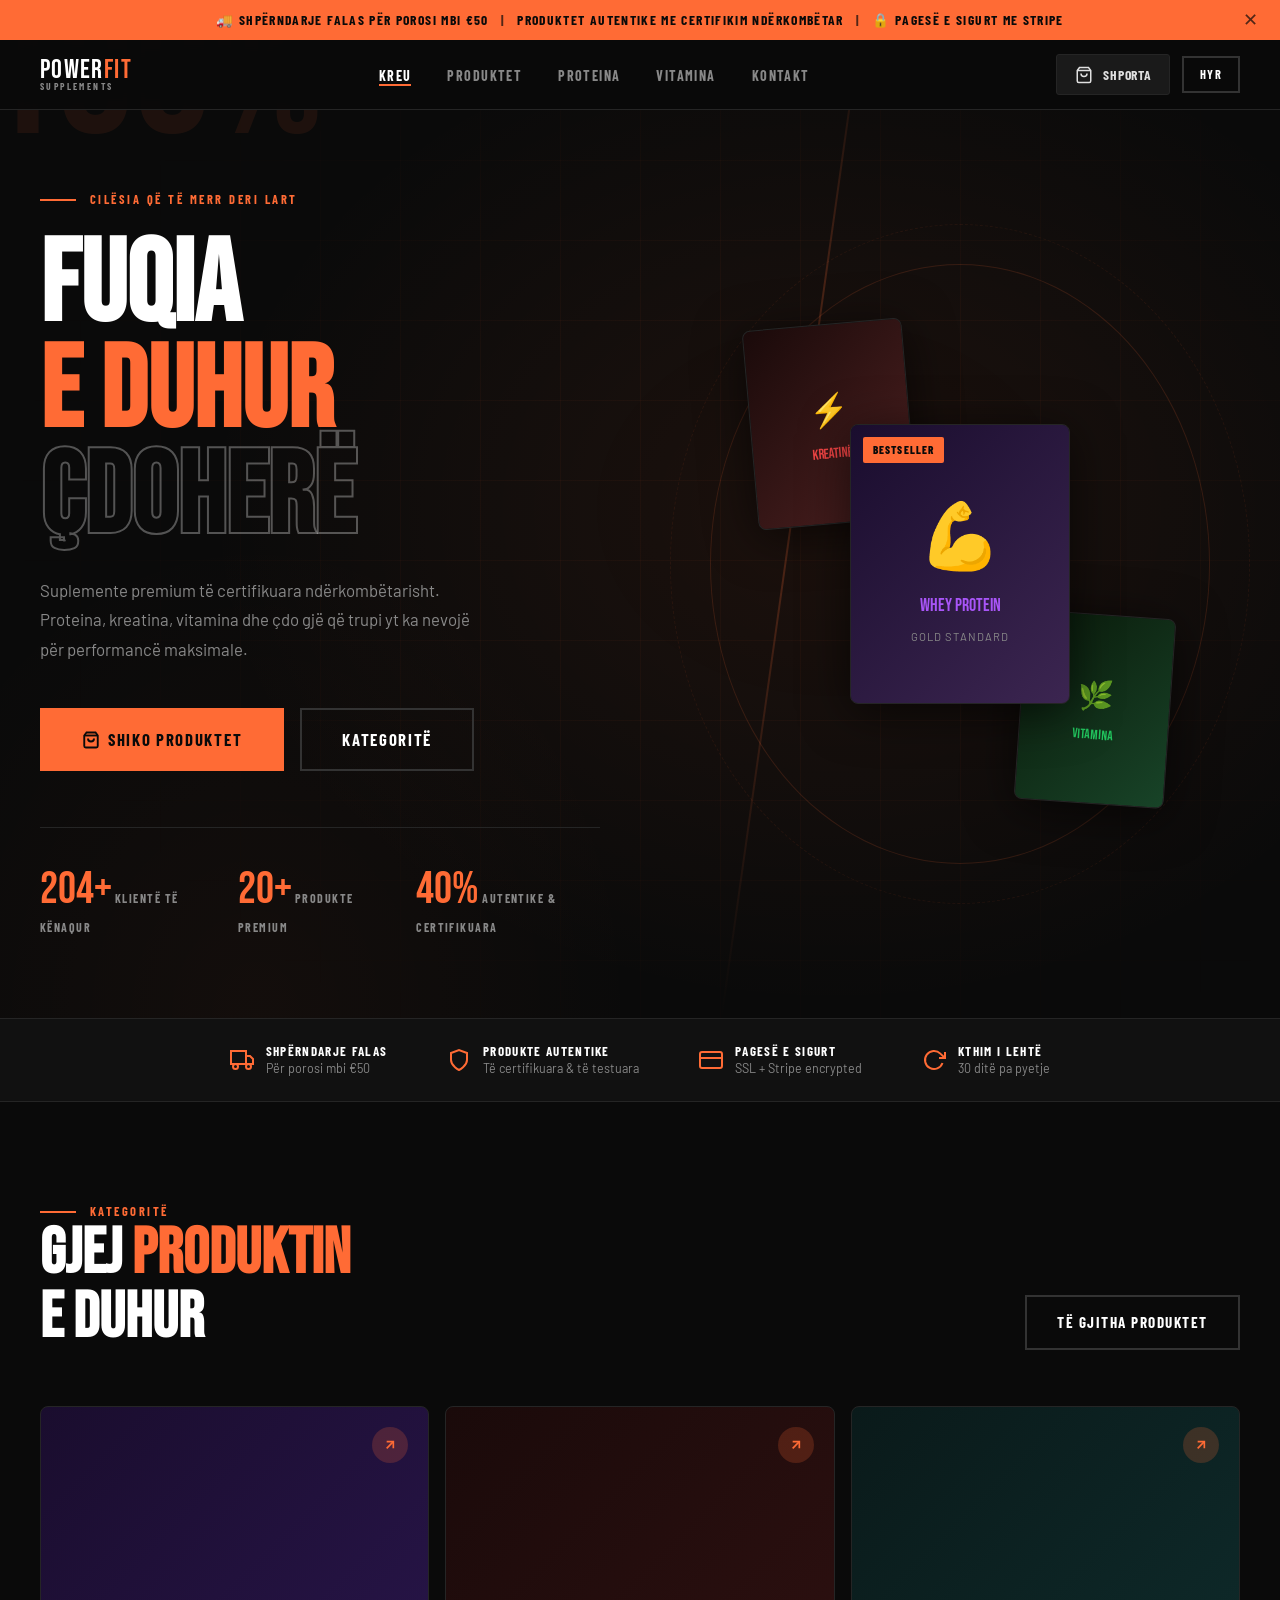
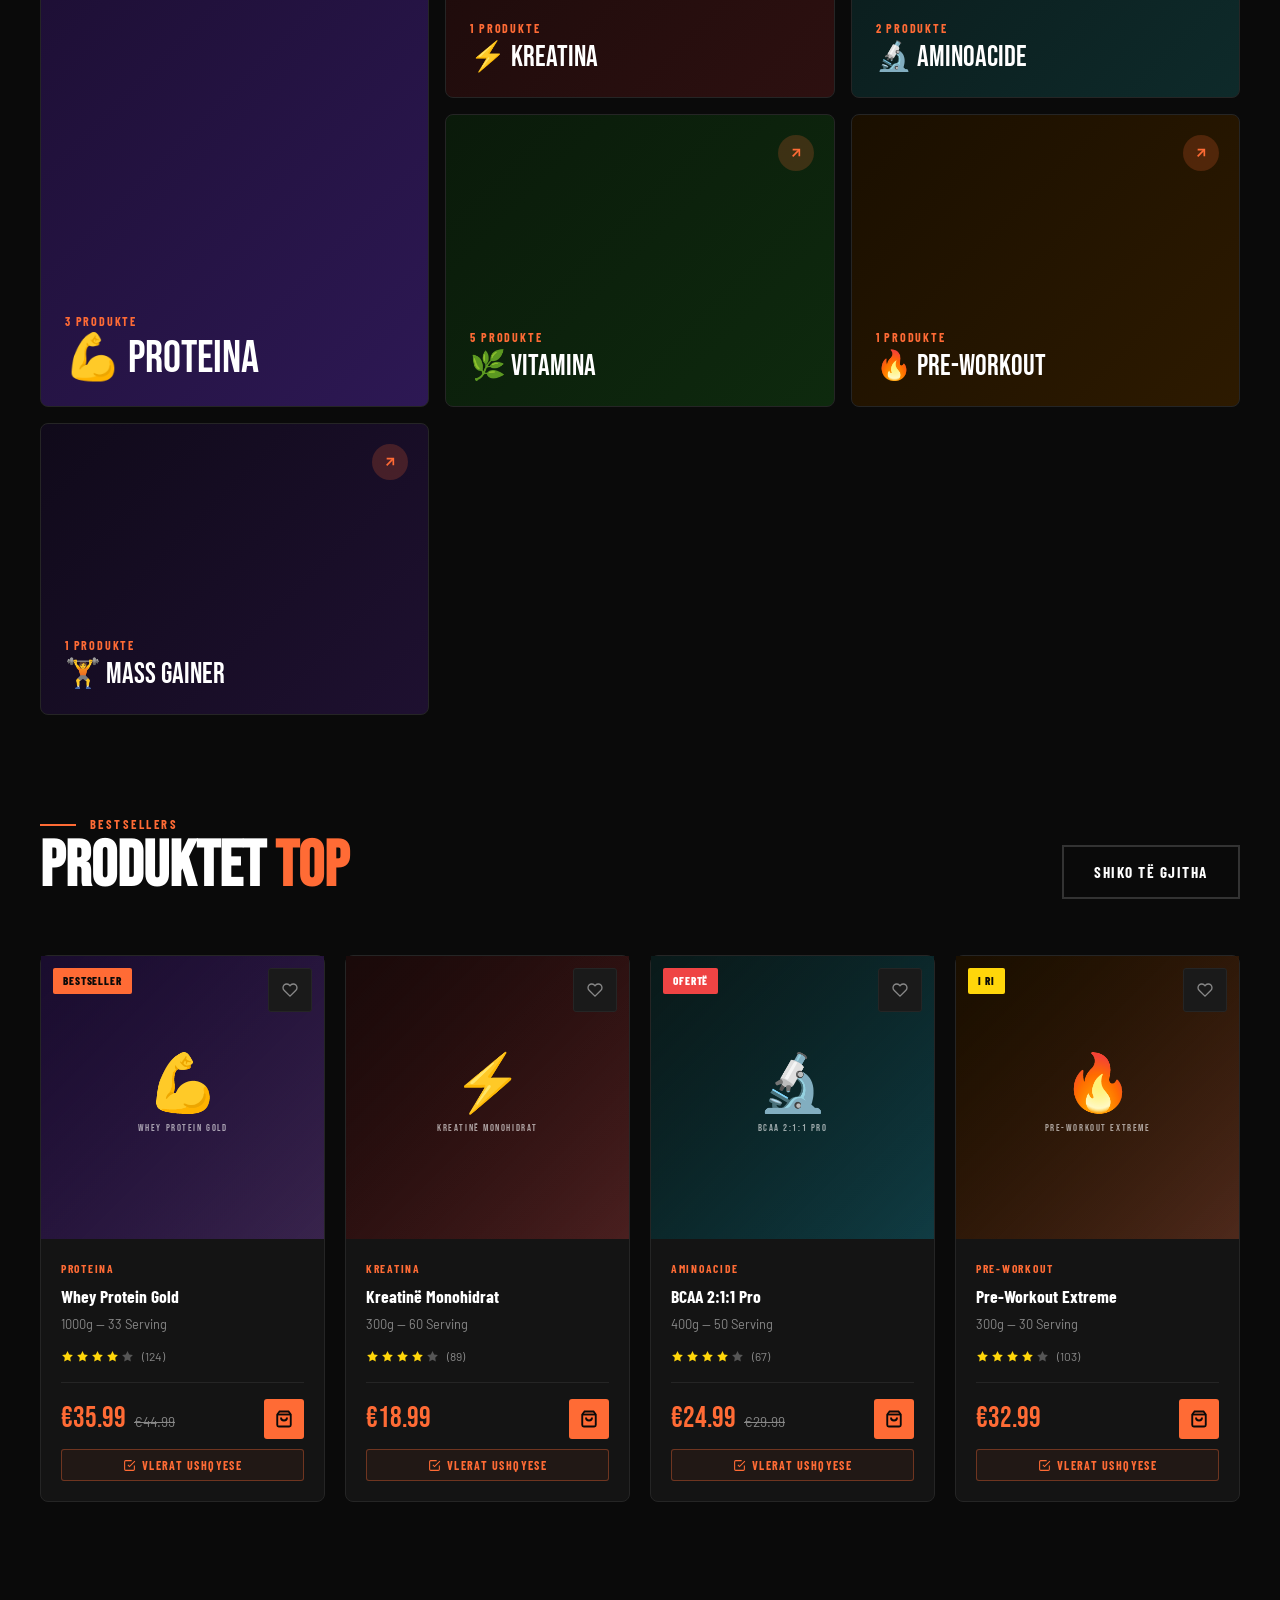
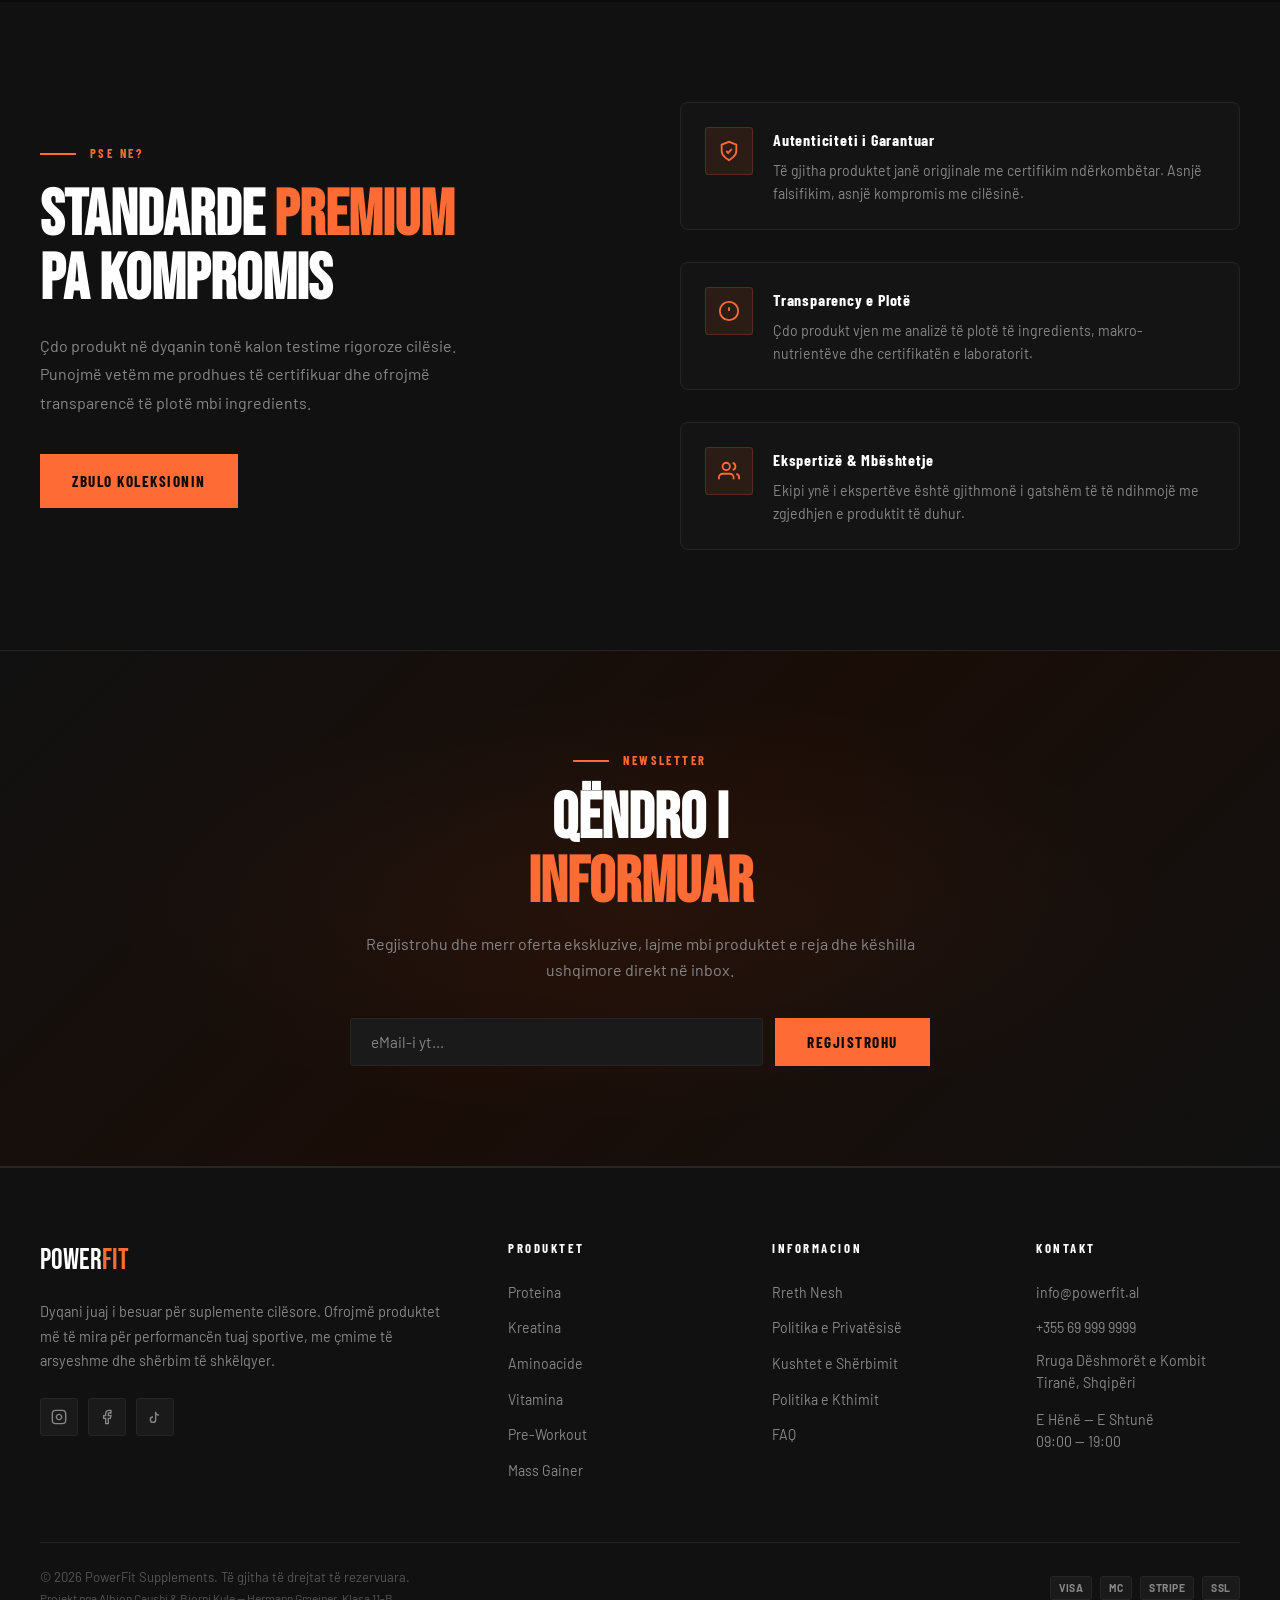
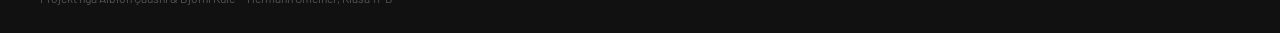
<file: index.html>
<!DOCTYPE html>
<html lang="sq">
<head>
  <meta charset="UTF-8">
  <meta name="viewport" content="width=device-width, initial-scale=1.0">
  <meta name="description" content="PowerFit Supplements - Suplemente cilësore për performancë maksimale. Proteina, Kreatina, Vitamina dhe më shumë.">
  <title>PowerFit Supplements — Suplemente Cilësore</title>
  <link rel="stylesheet" href="css/style.css">
  <link rel="icon" type="image/svg+xml" href="data:image/svg+xml,<svg xmlns='http://www.w3.org/2000/svg' viewBox='0 0 100 100'><text y='.9em' font-size='90'>💪</text></svg>">
</head>
<body>

<!-- ===== ANNOUNCEMENT BAR ===== -->
<div class="announcement-bar" id="announcement-bar">
  🚚 Shpërndarje FALAS për porosi mbi €50
  <span>|</span>
  Produktet autentike me certifikim ndërkombëtar
  <span>|</span>
  🔒 Pagesë e sigurt me Stripe
  <button onclick="closeBar()" aria-label="Mbyll" style="position:absolute;right:16px;top:50%;transform:translateY(-50%);background:none;border:none;color:inherit;font-size:1.1rem;cursor:pointer;opacity:0.7;line-height:1;padding:4px 6px;">✕</button>
</div>

<!-- ===== NAVIGATION ===== -->
<nav aria-label="Navigimi kryesor">
  <div class="nav-inner">
    <a href="index.html" class="nav-logo">
      POWER<span class="accent">FIT</span>
      <span class="sub">Supplements</span>
    </a>
    <ul class="nav-links" role="list">
      <li><a href="index.html" class="active">Kreu</a></li>
      <li><a href="products.html">Produktet</a></li>
      <li><a href="products.html?cat=proteina">Proteina</a></li>
      <li><a href="products.html?cat=vitamina">Vitamina</a></li>
      <li><a href="#kontakt">Kontakt</a></li>
    </ul>
    <div class="nav-actions">
      <a href="cart.html" class="cart-trigger" aria-label="Shporta">
        <svg width="18" height="18" viewBox="0 0 24 24" fill="none" stroke="currentColor" stroke-width="2"><path d="M6 2L3 6v14a2 2 0 0 0 2 2h14a2 2 0 0 0 2-2V6l-3-4z"/><line x1="3" y1="6" x2="21" y2="6"/><path d="M16 10a4 4 0 0 1-8 0"/></svg>
        Shporta
        <span class="cart-count" style="display:none">0</span>
      </a>
      <div class="nav-auth" id="nav-auth"></div>
      <button class="hamburger" aria-label="Menu" aria-expanded="false" aria-controls="mobile-menu">
        <span></span><span></span><span></span>
      </button>
    </div>
  </div>
</nav>

<!-- ===== MOBILE MENU ===== -->
<nav id="mobile-menu" class="mobile-menu" aria-label="Menu mobile">
  <div class="mobile-menu-links">
    <a href="index.html">Kreu</a>
    <a href="products.html">Produktet</a>
    <a href="products.html?cat=proteina">Proteina</a>
    <a href="products.html?cat=vitamina">Vitamina</a>
    <a href="cart.html">Shporta</a>
    <a href="#kontakt">Kontakt</a>
    <a href="login.html" id="mobile-auth-link">Hyr / Regjistrohu</a>
  </div>
  <a href="cart.html" class="btn btn-primary btn-full">Shko te Shporta</a>
</nav>

<!-- ===== HERO ===== -->
<section class="hero" aria-label="Hero">
  <div class="hero-bg-gradient"></div>
  <div class="hero-grid-lines"></div>
  <div class="hero-diagonal"></div>

  <div class="hero-content">
    <div class="hero-text">
      <div class="hero-eyebrow">
        <p class="label label-line">Cilësia që të merr deri lart</p>
      </div>
      <h1 class="hero-title">
        FUQIA
        <span class="line-accent">E DUHUR</span>
        <span class="line-outline">ÇDOHERË</span>
      </h1>
      <p class="hero-subtitle">
        Suplemente premium të certifikuara ndërkombëtarisht. Proteina, kreatina, vitamina dhe çdo gjë që trupi yt ka nevojë për performancë maksimale.
      </p>
      <div class="hero-cta">
        <a href="products.html" class="btn btn-primary btn-lg">
          <svg width="18" height="18" viewBox="0 0 24 24" fill="none" stroke="currentColor" stroke-width="2.5"><path d="M6 2L3 6v14a2 2 0 0 0 2 2h14a2 2 0 0 0 2-2V6l-3-4z"/><line x1="3" y1="6" x2="21" y2="6"/><path d="M16 10a4 4 0 0 1-8 0"/></svg>
          Shiko Produktet
        </a>
        <a href="#categories" class="btn btn-outline btn-lg">Kategoritë</a>
      </div>
      <div class="hero-stats">
        <div class="stat-item fade-up">
          <span class="stat-num" data-target="500" data-suffix="+">0+</span>
          <span class="stat-lbl">Klientë të kënaqur</span>
        </div>
        <div class="stat-item fade-up fade-up-delay-1">
          <span class="stat-num" data-target="50" data-suffix="+">0+</span>
          <span class="stat-lbl">Produkte premium</span>
        </div>
        <div class="stat-item fade-up fade-up-delay-2">
          <span class="stat-num" data-target="100" data-suffix="%">0%</span>
          <span class="stat-lbl">Autentike & certifikuara</span>
        </div>
      </div>
    </div>

    <div class="hero-visual" aria-hidden="true">
      <div class="hero-product-showcase">
        <div class="showcase-ring"></div>
        <div class="showcase-ring-2"></div>
        <div class="showcase-card showcase-side-1">
          <div class="showcase-img" style="background:linear-gradient(135deg,#1a0a0a,#ef444444)">
            <span style="font-size:2rem">⚡</span>
            <span style="font-family:var(--font-display);color:#ef4444;font-size:0.9rem">KREATINË</span>
          </div>
        </div>
        <div class="showcase-card showcase-main">
          <span class="showcase-badge">Bestseller</span>
          <div class="showcase-img" style="background:linear-gradient(135deg,#1a0d2e,#a855f744)">
            <span style="font-size:4rem">💪</span>
            <span style="font-family:var(--font-display);color:#a855f7;font-size:1.1rem">WHEY PROTEIN</span>
            <span style="font-size:0.7rem;color:#888;letter-spacing:0.1em">GOLD STANDARD</span>
          </div>
        </div>
        <div class="showcase-card showcase-side-2">
          <div class="showcase-img" style="background:linear-gradient(135deg,#0a1a0a,#22c55e44)">
            <span style="font-size:1.8rem">🌿</span>
            <span style="font-family:var(--font-display);color:#22c55e;font-size:0.85rem">VITAMINA</span>
          </div>
        </div>
      </div>
    </div>
  </div>
</section>

<!-- ===== TRUST BAR ===== -->
<div class="trust-bar" aria-label="Avantazhet tona">
  <div class="container">
    <div class="trust-items">
      <div class="trust-item">
        <svg width="24" height="24" viewBox="0 0 24 24" fill="none" stroke="currentColor" stroke-width="2"><rect x="1" y="3" width="15" height="13"></rect><polygon points="16 8 20 8 23 11 23 16 16 16 16 8"></polygon><circle cx="5.5" cy="18.5" r="2.5"></circle><circle cx="18.5" cy="18.5" r="2.5"></circle></svg>
        <div class="trust-item-text">
          <div class="trust-item-label">Shpërndarje Falas</div>
          <div class="trust-item-sub">Për porosi mbi €50</div>
        </div>
      </div>
      <div class="trust-item">
        <svg width="24" height="24" viewBox="0 0 24 24" fill="none" stroke="currentColor" stroke-width="2"><path d="M12 22s8-4 8-10V5l-8-3-8 3v7c0 6 8 10 8 10z"></path></svg>
        <div class="trust-item-text">
          <div class="trust-item-label">Produkte Autentike</div>
          <div class="trust-item-sub">Të certifikuara & të testuara</div>
        </div>
      </div>
      <div class="trust-item">
        <svg width="24" height="24" viewBox="0 0 24 24" fill="none" stroke="currentColor" stroke-width="2"><rect x="1" y="4" width="22" height="16" rx="2" ry="2"></rect><line x1="1" y1="10" x2="23" y2="10"></line></svg>
        <div class="trust-item-text">
          <div class="trust-item-label">Pagesë e Sigurt</div>
          <div class="trust-item-sub">SSL + Stripe encrypted</div>
        </div>
      </div>
      <div class="trust-item">
        <svg width="24" height="24" viewBox="0 0 24 24" fill="none" stroke="currentColor" stroke-width="2"><polyline points="23 4 23 10 17 10"></polyline><path d="M20.49 15a9 9 0 1 1-2.12-9.36L23 10"></path></svg>
        <div class="trust-item-text">
          <div class="trust-item-label">Kthim i Lehtë</div>
          <div class="trust-item-sub">30 ditë pa pyetje</div>
        </div>
      </div>
    </div>
  </div>
</div>

<!-- ===== CATEGORIES ===== -->
<section class="section" id="categories" aria-labelledby="cat-heading">
  <div class="container">
    <div class="section-header">
      <div>
        <p class="label label-line">Kategoritë</p>
        <h2 class="section-title" id="cat-heading">
          Gjej <span class="accent">Produktin</span><br>e Duhur
        </h2>
      </div>
      <a href="products.html" class="btn btn-outline">Të gjitha produktet</a>
    </div>
    <div class="categories-grid" id="categories-grid">
      <!-- Rendered by JS -->
    </div>
  </div>
</section>

<!-- ===== FEATURED PRODUCTS ===== -->
<section class="section" style="padding-top:0" aria-labelledby="featured-heading">
  <div class="container">
    <div class="section-header">
      <div>
        <p class="label label-line">Bestsellers</p>
        <h2 class="section-title" id="featured-heading">
          Produktet <span class="accent">Top</span>
        </h2>
      </div>
      <a href="products.html" class="btn btn-outline">Shiko të gjitha</a>
    </div>
    <div class="products-grid" id="featured-grid">
      <!-- Rendered by JS -->
    </div>
  </div>
</section>

<!-- ===== WHY US ===== -->
<section class="section why-section" aria-labelledby="why-heading">
  <div class="container">
    <div class="why-grid">
      <div class="fade-up">
        <p class="label label-line" style="margin-bottom:20px">Pse ne?</p>
        <h2 class="section-title" id="why-heading" style="margin-bottom:20px">
          Standarde <span class="accent">Premium</span><br>Pa Kompromis
        </h2>
        <p style="color:var(--muted);font-size:1rem;line-height:1.8;max-width:480px;margin-bottom:36px">
          Çdo produkt në dyqanin tonë kalon testime rigoroze cilësie. Punojmë vetëm me prodhues të certifikuar dhe ofrojmë transparencë të plotë mbi ingredients.
        </p>
        <a href="products.html" class="btn btn-primary">Zbulo Koleksionin</a>
      </div>
      <div class="why-features">
        <div class="why-big-number" aria-hidden="true">100%</div>
        <div class="why-feature fade-up">
          <div class="why-feature-icon">
            <svg width="22" height="22" viewBox="0 0 24 24" fill="none" stroke="currentColor" stroke-width="2"><path d="M12 22s8-4 8-10V5l-8-3-8 3v7c0 6 8 10 8 10z"></path><polyline points="9 12 11 14 15 10"></polyline></svg>
          </div>
          <div>
            <div class="why-feature-title">Autenticiteti i Garantuar</div>
            <p class="why-feature-desc">Të gjitha produktet janë origjinale me certifikim ndërkombëtar. Asnjë falsifikim, asnjë kompromis me cilësinë.</p>
          </div>
        </div>
        <div class="why-feature fade-up fade-up-delay-1">
          <div class="why-feature-icon">
            <svg width="22" height="22" viewBox="0 0 24 24" fill="none" stroke="currentColor" stroke-width="2"><circle cx="12" cy="12" r="10"></circle><line x1="12" y1="8" x2="12" y2="12"></line><line x1="12" y1="16" x2="12.01" y2="16"></line></svg>
          </div>
          <div>
            <div class="why-feature-title">Transparency e Plotë</div>
            <p class="why-feature-desc">Çdo produkt vjen me analizë të plotë të ingredients, makro-nutrientëve dhe certifikatën e laboratorit.</p>
          </div>
        </div>
        <div class="why-feature fade-up fade-up-delay-2">
          <div class="why-feature-icon">
            <svg width="22" height="22" viewBox="0 0 24 24" fill="none" stroke="currentColor" stroke-width="2"><path d="M17 21v-2a4 4 0 0 0-4-4H5a4 4 0 0 0-4 4v2"></path><circle cx="9" cy="7" r="4"></circle><path d="M23 21v-2a4 4 0 0 0-3-3.87"></path><path d="M16 3.13a4 4 0 0 1 0 7.75"></path></svg>
          </div>
          <div>
            <div class="why-feature-title">Ekspertizë & Mbështetje</div>
            <p class="why-feature-desc">Ekipi ynë i ekspertëve është gjithmonë i gatshëm të të ndihmojë me zgjedhjen e produktit të duhur.</p>
          </div>
        </div>
      </div>
    </div>
  </div>
</section>

<!-- ===== NEWSLETTER ===== -->
<section class="section newsletter-section" id="kontakt" aria-labelledby="newsletter-heading">
  <div class="container">
    <div class="newsletter-inner fade-up">
      <p class="label label-line" style="justify-content:center;margin-bottom:16px">Newsletter</p>
      <h2 class="newsletter-title" id="newsletter-heading">
        QËNDRO I<br><span style="color:var(--orange)">INFORMUAR</span>
      </h2>
      <p class="newsletter-sub">
        Regjistrohu dhe merr oferta ekskluzive, lajme mbi produktet e reja dhe këshilla ushqimore direkt në inbox.
      </p>
      <form class="newsletter-form" onsubmit="handleNewsletter(event)">
        <input type="email" class="newsletter-input" placeholder="eMail-i yt..." required aria-label="Adresa email">
        <button type="submit" class="btn btn-primary">Regjistrohu</button>
      </form>
    </div>
  </div>
</section>

<!-- ===== FOOTER ===== -->
<footer aria-label="Footer">
  <div class="container">
    <div class="footer-grid">
      <div class="footer-brand">
        <a href="index.html" class="footer-logo">POWER<span>FIT</span></a>
        <p class="footer-desc">
          Dyqani juaj i besuar për suplemente cilësore. Ofrojmë produktet më të mira për performancën tuaj sportive, me çmime të arsyeshme dhe shërbim të shkëlqyer.
        </p>
        <div class="footer-socials">
          <a href="#" class="social-btn" aria-label="Instagram">
            <svg width="16" height="16" viewBox="0 0 24 24" fill="none" stroke="currentColor" stroke-width="2"><rect x="2" y="2" width="20" height="20" rx="5" ry="5"></rect><path d="M16 11.37A4 4 0 1 1 12.63 8 4 4 0 0 1 16 11.37z"></path><line x1="17.5" y1="6.5" x2="17.51" y2="6.5"></line></svg>
          </a>
          <a href="#" class="social-btn" aria-label="Facebook">
            <svg width="16" height="16" viewBox="0 0 24 24" fill="none" stroke="currentColor" stroke-width="2"><path d="M18 2h-3a5 5 0 0 0-5 5v3H7v4h3v8h4v-8h3l1-4h-4V7a1 1 0 0 1 1-1h3z"></path></svg>
          </a>
          <a href="#" class="social-btn" aria-label="TikTok">
            <svg width="16" height="16" viewBox="0 0 24 24" fill="none" stroke="currentColor" stroke-width="2"><path d="M9 12a4 4 0 1 0 4 4V4a5 5 0 0 0 5 5"></path></svg>
          </a>
        </div>
      </div>
      <div>
        <div class="footer-heading">Produktet</div>
        <ul class="footer-links">
          <li><a href="products.html?cat=proteina">Proteina</a></li>
          <li><a href="products.html?cat=kreatina">Kreatina</a></li>
          <li><a href="products.html?cat=aminoacide">Aminoacide</a></li>
          <li><a href="products.html?cat=vitamina">Vitamina</a></li>
          <li><a href="products.html?cat=preworkout">Pre-Workout</a></li>
          <li><a href="products.html?cat=massgainer">Mass Gainer</a></li>
        </ul>
      </div>
      <div>
        <div class="footer-heading">Informacion</div>
        <ul class="footer-links">
          <li><a href="#">Rreth Nesh</a></li>
          <li><a href="#">Politika e Privatësisë</a></li>
          <li><a href="#">Kushtet e Shërbimit</a></li>
          <li><a href="#">Politika e Kthimit</a></li>
          <li><a href="#">FAQ</a></li>
        </ul>
      </div>
      <div>
        <div class="footer-heading">Kontakt</div>
        <ul class="footer-links">
          <li><a href="mailto:info@powerfit.al">info@powerfit.al</a></li>
          <li><a href="tel:+355699999999">+355 69 999 9999</a></li>
          <li style="color:var(--muted);font-size:0.88rem;cursor:default">Rruga Dëshmorët e Kombit<br>Tiranë, Shqipëri</li>
          <li style="color:var(--muted);font-size:0.88rem;cursor:default;margin-top:4px">E Hënë — E Shtunë<br>09:00 — 19:00</li>
        </ul>
      </div>
    </div>
    <div class="footer-bottom">
      <p class="footer-copy">© 2026 PowerFit Supplements. Të gjitha të drejtat të rezervuara.<br>
        <span style="font-size:0.75rem">Projekt nga Albion Çaushi &amp; Bjorni Kule — Hermann Gmeiner, Klasa 11-B</span>
      </p>
      <div class="footer-pay">
        <span class="pay-icon">VISA</span>
        <span class="pay-icon">MC</span>
        <span class="pay-icon">STRIPE</span>
        <span class="pay-icon">SSL</span>
      </div>
    </div>
  </div>
</footer>

<script src="js/products-data.js?v=4"></script>
<script src="js/cart.js?v=3"></script>
<script src="js/auth.js?v=3"></script>
<script src="js/nutrition.js?v=4"></script>
<script>
  /* Render categories */
  const categoriesGrid = document.getElementById('categories-grid');
  if (categoriesGrid) {
    const catColors = {
      proteina: 'linear-gradient(135deg,#1a0d2e,#2d1854)',
      kreatina: 'linear-gradient(135deg,#1a0a0a,#2d1010)',
      aminoacide: 'linear-gradient(135deg,#0a1a1a,#0e2a2a)',
      vitamina: 'linear-gradient(135deg,#0a1a0a,#0e2a0e)',
      preworkout: 'linear-gradient(135deg,#1a0f00,#2d1a00)',
      massgainer: 'linear-gradient(135deg,#100a1a,#1e1030)'
    };
    const catCardSizes = ['cat-card-lg', '', '', '', '', ''];
    categoriesGrid.innerHTML = CATEGORIES.map((cat, i) => `
      <a href="products.html?cat=${cat.id}" class="cat-card ${catCardSizes[i]}" style="background:${catColors[cat.id]}">
        <div class="cat-img">
          <div class="cat-overlay"></div>
          <div class="cat-content">
            <div class="cat-count">${cat.count} Produkte</div>
            <div class="cat-name">${cat.emoji} ${cat.label}</div>
          </div>
        </div>
        <div class="cat-arrow" aria-hidden="true">
          <svg width="16" height="16" viewBox="0 0 24 24" fill="none" stroke="currentColor" stroke-width="2.5"><line x1="7" y1="17" x2="17" y2="7"></line><polyline points="7 7 17 7 17 17"></polyline></svg>
        </div>
      </a>
    `).join('');
  }

  /* Render featured products */
  const featuredGrid = document.getElementById('featured-grid');
  if (featuredGrid) {
    const featured = PRODUCTS.filter(p => p.featured);
    featuredGrid.innerHTML = featured.map((p, i) => renderProductCard(p, i)).join('');
    setTimeout(() => initScrollAnimations(), 100);
  }

  async function handleNewsletter(e) {
    e.preventDefault();
    const input = e.target.querySelector('input');
    const email = input.value.trim();
    const btn = e.target.querySelector('button');
    btn.disabled = true;

    const onServer = location.protocol === 'http:' || location.protocol === 'https:';
    if (onServer) {
      try {
        const res = await fetch('php/newsletter.php', {
          method: 'POST',
          headers: { 'Content-Type': 'application/json' },
          body: JSON.stringify({ email })
        });
        const data = await res.json();
        showToast(data.message || 'Faleminderit!', email, '📧');
      } catch(err) {
        showToast('Faleminderit!', 'U regjistruat me sukses.', '📧');
      }
    } else {
      showToast('Faleminderit!', 'Hap me XAMPP për ruajtje në DB.', '📧');
    }

    input.value = '';
    btn.disabled = false;
  }
</script>
</body>
</html>
</file>
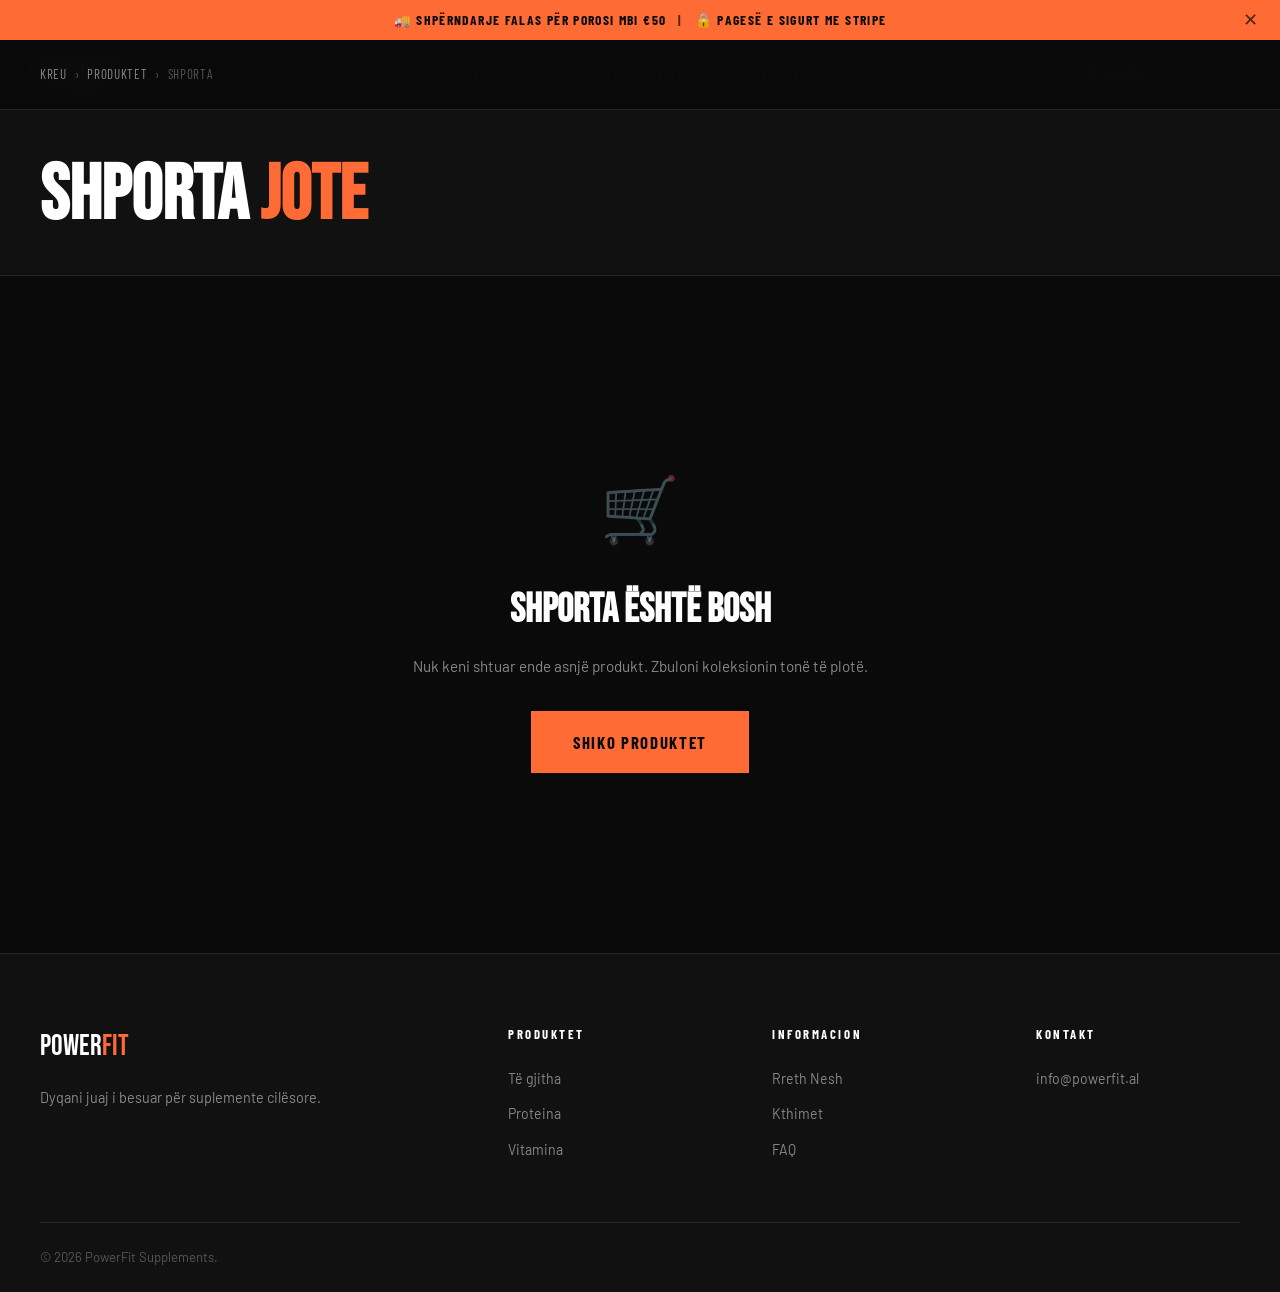
<file: cart.html>
<!DOCTYPE html>
<html lang="sq">
<head>
  <meta charset="UTF-8">
  <meta name="viewport" content="width=device-width, initial-scale=1.0">
  <meta name="description" content="Shporta juaj — PowerFit Supplements">
  <title>Shporta — PowerFit Supplements</title>
  <link rel="stylesheet" href="css/style.css">
  <link rel="icon" type="image/svg+xml" href="data:image/svg+xml,<svg xmlns='http://www.w3.org/2000/svg' viewBox='0 0 100 100'><text y='.9em' font-size='90'>💪</text></svg>">
</head>
<body>

<!-- ===== ANNOUNCEMENT BAR ===== -->
<div class="announcement-bar" id="announcement-bar">
  🚚 Shpërndarje FALAS për porosi mbi €50
  <span>|</span>
  🔒 Pagesë e sigurt me Stripe
  <button onclick="closeBar()" aria-label="Mbyll" style="position:absolute;right:16px;top:50%;transform:translateY(-50%);background:none;border:none;color:inherit;font-size:1.1rem;cursor:pointer;opacity:0.7;line-height:1;padding:4px 6px;">✕</button>
</div>

<!-- ===== NAVIGATION ===== -->
<nav aria-label="Navigimi kryesor">
  <div class="nav-inner">
    <a href="index.html" class="nav-logo">
      POWER<span class="accent">FIT</span>
      <span class="sub">Supplements</span>
    </a>
    <ul class="nav-links" role="list">
      <li><a href="index.html">Kreu</a></li>
      <li><a href="products.html">Produktet</a></li>
      <li><a href="products.html?cat=proteina">Proteina</a></li>
      <li><a href="products.html?cat=vitamina">Vitamina</a></li>
      <li><a href="index.html#kontakt">Kontakt</a></li>
    </ul>
    <div class="nav-actions">
      <a href="cart.html" class="cart-trigger active" aria-current="page">
        <svg width="18" height="18" viewBox="0 0 24 24" fill="none" stroke="currentColor" stroke-width="2"><path d="M6 2L3 6v14a2 2 0 0 0 2 2h14a2 2 0 0 0 2-2V6l-3-4z"/><line x1="3" y1="6" x2="21" y2="6"/><path d="M16 10a4 4 0 0 1-8 0"/></svg>
        Shporta
        <span class="cart-count" style="display:none">0</span>
      </a>
      <div class="nav-auth" id="nav-auth"></div>
      <button class="hamburger" aria-label="Menu" aria-expanded="false">
        <span></span><span></span><span></span>
      </button>
    </div>
  </div>
</nav>

<!-- ===== MOBILE MENU ===== -->
<nav class="mobile-menu" aria-label="Menu mobile">
  <div class="mobile-menu-links">
    <a href="index.html">Kreu</a>
    <a href="products.html">Produktet</a>
    <a href="cart.html">Shporta</a>
    <a href="login.html" id="mobile-auth-link">Hyr / Regjistrohu</a>
  </div>
</nav>

<!-- ===== PAGE HEADER ===== -->
<header class="page-header">
  <div class="container">
    <nav class="page-breadcrumb" aria-label="Breadcrumb">
      <a href="index.html">Kreu</a>
      <span>›</span>
      <a href="products.html">Produktet</a>
      <span>›</span>
      <span>Shporta</span>
    </nav>
    <h1 class="page-h1">
      SHPORTA <span class="accent">JOTE</span>
    </h1>
  </div>
</header>

<!-- ===== CART CONTENT ===== -->
<section class="section" aria-label="Shporta">
  <div class="container">

    <!-- Empty state -->
    <div id="cart-empty" style="display:none">
      <div class="empty-state">
        <div class="empty-state-icon">🛒</div>
        <h2 class="empty-state-title">Shporta është bosh</h2>
        <p class="empty-state-sub">Nuk keni shtuar ende asnjë produkt. Zbuloni koleksionin tonë të plotë.</p>
        <a href="products.html" class="btn btn-primary btn-lg">Shiko Produktet</a>
      </div>
    </div>

    <!-- Cart with items -->
    <div id="cart-content" class="cart-layout" style="display:none">

      <!-- Cart items -->
      <div>
        <div class="cart-table" id="cart-items">
          <!-- Rendered by JS -->
        </div>

        <div style="display:flex;justify-content:space-between;align-items:center;margin-top:24px;flex-wrap:wrap;gap:12px">
          <a href="products.html" class="btn btn-outline">
            <svg width="16" height="16" viewBox="0 0 24 24" fill="none" stroke="currentColor" stroke-width="2"><polyline points="15 18 9 12 15 6"></polyline></svg>
            Vazhdo të blesh
          </a>
          <button class="btn btn-ghost btn-sm" onclick="confirmClearCart()">
            <svg width="14" height="14" viewBox="0 0 24 24" fill="none" stroke="currentColor" stroke-width="2"><polyline points="3 6 5 6 21 6"></polyline><path d="M19 6v14a2 2 0 0 1-2 2H7a2 2 0 0 1-2-2V6m3 0V4a1 1 0 0 1 1-1h4a1 1 0 0 1 1 1v2"></path></svg>
            Zbraz shportën
          </button>
        </div>

        <!-- Recommended -->
        <div style="margin-top:60px">
          <p class="label label-line" style="margin-bottom:20px">Mund të të pëlqejnë</p>
          <div class="products-grid" id="recommended-grid" style="grid-template-columns:repeat(3,1fr)">
          </div>
        </div>
      </div>

      <!-- Summary -->
      <div class="cart-summary" id="cart-summary">
        <h2 class="summary-title">PËRMBLEDHJA</h2>

        <div class="promo-group">
          <input type="text" class="promo-input" id="promo-input" placeholder="Kodi i zbritjes..." aria-label="Kodi i zbritjes">
          <button class="btn btn-ghost btn-sm" onclick="applyPromo()">Apliko</button>
        </div>

        <div class="summary-lines">
          <div class="summary-line">
            <span>Nëntotali</span>
            <span id="subtotal">€0.00</span>
          </div>
          <div class="summary-line">
            <span>Shpërndarje</span>
            <span id="shipping-cost" style="color:var(--success)">Falas</span>
          </div>
          <div class="summary-line" id="discount-line" style="display:none;color:var(--success)">
            <span>Zbritje</span>
            <span id="discount-amount">-€0.00</span>
          </div>
          <div class="summary-line total">
            <span>Totali</span>
            <span class="amount" id="total">€0.00</span>
          </div>
        </div>

        <a href="checkout.html" class="btn btn-primary btn-full btn-lg" id="checkout-btn">
          <svg width="18" height="18" viewBox="0 0 24 24" fill="none" stroke="currentColor" stroke-width="2"><rect x="1" y="4" width="22" height="16" rx="2" ry="2"></rect><line x1="1" y1="10" x2="23" y2="10"></line></svg>
          Vazhdo me Pagesën
        </a>

        <div class="secure-badges" style="margin-top:20px">
          <div class="secure-badge">
            <svg width="14" height="14" viewBox="0 0 24 24" fill="none" stroke="currentColor" stroke-width="2"><path d="M12 22s8-4 8-10V5l-8-3-8 3v7c0 6 8 10 8 10z"></path></svg>
            SSL Encrypted
          </div>
          <div class="secure-badge">
            <svg width="14" height="14" viewBox="0 0 24 24" fill="none" stroke="currentColor" stroke-width="2"><polyline points="20 6 9 17 4 12"></polyline></svg>
            Stripe Secure
          </div>
        </div>

        <div style="margin-top:20px;padding-top:20px;border-top:1px solid var(--border)">
          <p style="font-size:0.75rem;color:var(--muted);text-align:center;line-height:1.6">
            Pranoj: Visa, Mastercard, American Express
          </p>
          <div style="display:flex;justify-content:center;gap:8px;margin-top:10px">
            <span class="pay-icon">VISA</span>
            <span class="pay-icon">MC</span>
            <span class="pay-icon">AMEX</span>
          </div>
        </div>
      </div>
    </div>
  </div>
</section>

<!-- ===== FOOTER ===== -->
<footer aria-label="Footer">
  <div class="container">
    <div class="footer-grid">
      <div class="footer-brand">
        <a href="index.html" class="footer-logo">POWER<span>FIT</span></a>
        <p class="footer-desc">Dyqani juaj i besuar për suplemente cilësore.</p>
      </div>
      <div><div class="footer-heading">Produktet</div><ul class="footer-links"><li><a href="products.html">Të gjitha</a></li><li><a href="products.html?cat=proteina">Proteina</a></li><li><a href="products.html?cat=vitamina">Vitamina</a></li></ul></div>
      <div><div class="footer-heading">Informacion</div><ul class="footer-links"><li><a href="#">Rreth Nesh</a></li><li><a href="#">Kthimet</a></li><li><a href="#">FAQ</a></li></ul></div>
      <div><div class="footer-heading">Kontakt</div><ul class="footer-links"><li><a href="mailto:info@powerfit.al">info@powerfit.al</a></li></ul></div>
    </div>
    <div class="footer-bottom">
      <p class="footer-copy">© 2026 PowerFit Supplements.</p>
    </div>
  </div>
</footer>

<script src="js/products-data.js"></script>
<script src="js/cart.js"></script>
<script src="js/auth.js"></script>
<script>
  const FREE_SHIPPING_THRESHOLD = 50;
  const PROMO_CODES = { 'POWERFIT10': 0.10, 'WELCOME15': 0.15 };
  let currentDiscount = 0;

  function renderCart() {
    const items = Cart.get();
    const isEmpty = items.length === 0;
    document.getElementById('cart-empty').style.display = isEmpty ? 'block' : 'none';
    document.getElementById('cart-content').style.display = isEmpty ? 'none' : 'grid';
    if (isEmpty) return;

    const cartEl = document.getElementById('cart-items');
    cartEl.innerHTML = items.map(item => `
      <div class="cart-item fade-up" data-id="${item.id}">
        <div class="cart-item-img">
          <div style="width:100%;height:100%;background:linear-gradient(135deg,${item.bgColor},${item.accentColor}22);display:flex;align-items:center;justify-content:center;font-size:2rem">${item.emoji}</div>
        </div>
        <div class="cart-item-details">
          <div class="cart-item-cat">${item.category}</div>
          <div class="cart-item-name">${item.name}</div>
          <div class="cart-item-variant">${item.weight}</div>
          <div class="qty-control">
            <button class="qty-btn" onclick="updateQty(${item.id}, ${item.qty - 1})" aria-label="Ul sasinë">−</button>
            <span class="qty-num">${item.qty}</span>
            <button class="qty-btn" onclick="updateQty(${item.id}, ${item.qty + 1})" aria-label="Rrit sasinë">+</button>
          </div>
        </div>
        <div class="cart-item-right">
          <div class="cart-item-price">€${(item.price * item.qty).toFixed(2)}</div>
          <button class="btn-icon" onclick="removeItem(${item.id})" aria-label="Hiq nga shporta" style="color:var(--danger);border-color:var(--danger)">
            <svg width="14" height="14" viewBox="0 0 24 24" fill="none" stroke="currentColor" stroke-width="2"><polyline points="3 6 5 6 21 6"></polyline><path d="M19 6v14a2 2 0 0 1-2 2H7a2 2 0 0 1-2-2V6m3 0V4a1 1 0 0 1 1-1h4a1 1 0 0 1 1 1v2"></path></svg>
          </button>
        </div>
      </div>
    `).join('');

    updateSummary(items);
    setTimeout(() => initScrollAnimations(), 50);
  }

  function updateSummary(items) {
    const subtotal = Cart.total();
    const shipping = subtotal >= FREE_SHIPPING_THRESHOLD ? 0 : 4.99;
    const discountAmt = subtotal * currentDiscount;
    const total = subtotal - discountAmt + shipping;

    document.getElementById('subtotal').textContent = `€${subtotal.toFixed(2)}`;
    const shippingEl = document.getElementById('shipping-cost');
    if (shipping === 0) {
      shippingEl.textContent = 'Falas';
      shippingEl.style.color = 'var(--success)';
    } else {
      shippingEl.textContent = `€${shipping.toFixed(2)}`;
      shippingEl.style.color = '';
    }
    document.getElementById('total').textContent = `€${total.toFixed(2)}`;

    const discLine = document.getElementById('discount-line');
    if (currentDiscount > 0) {
      discLine.style.display = 'flex';
      document.getElementById('discount-amount').textContent = `-€${discountAmt.toFixed(2)}`;
    } else {
      discLine.style.display = 'none';
    }

    /* Show shipping progress if under threshold */
    if (subtotal < FREE_SHIPPING_THRESHOLD && subtotal > 0) {
      const remaining = (FREE_SHIPPING_THRESHOLD - subtotal).toFixed(2);
      shippingEl.title = `Shto €${remaining} më shumë për shpërndarje falas!`;
    }
  }

  function updateQty(id, qty) {
    Cart.updateQty(id, qty);
    renderCart();
  }

  function removeItem(id) {
    Cart.remove(id);
    renderCart();
    showToast('Produkti u hoq', '', '🗑️');
  }

  function confirmClearCart() {
    if (confirm('Jeni i sigurt që dëshironi të zbrazni shportën?')) {
      Cart.clear();
      renderCart();
      showToast('Shporta u zbraz', '', '🗑️');
    }
  }

  function applyPromo() {
    const code = document.getElementById('promo-input').value.trim().toUpperCase();
    const discount = PROMO_CODES[code];
    if (discount) {
      currentDiscount = discount;
      updateSummary(Cart.get());
      showToast(`Kodi u aplikua! ${discount * 100}% zbritje`, code, '🎉');
    } else {
      showToast('Kod invalid', 'Provo: POWERFIT10 ose WELCOME15', '❌');
    }
  }

  /* Recommended products */
  const cartIds = Cart.get().map(i => i.id);
  const recommended = PRODUCTS.filter(p => !cartIds.includes(p.id)).slice(0, 3);
  const recGrid = document.getElementById('recommended-grid');
  if (recGrid && recommended.length > 0) {
    recGrid.innerHTML = recommended.map((p, i) => renderProductCard(p, i)).join('');
  }

  window.addEventListener('cartUpdated', () => renderCart());

  renderCart();
</script>
</body>
</html>
</file>
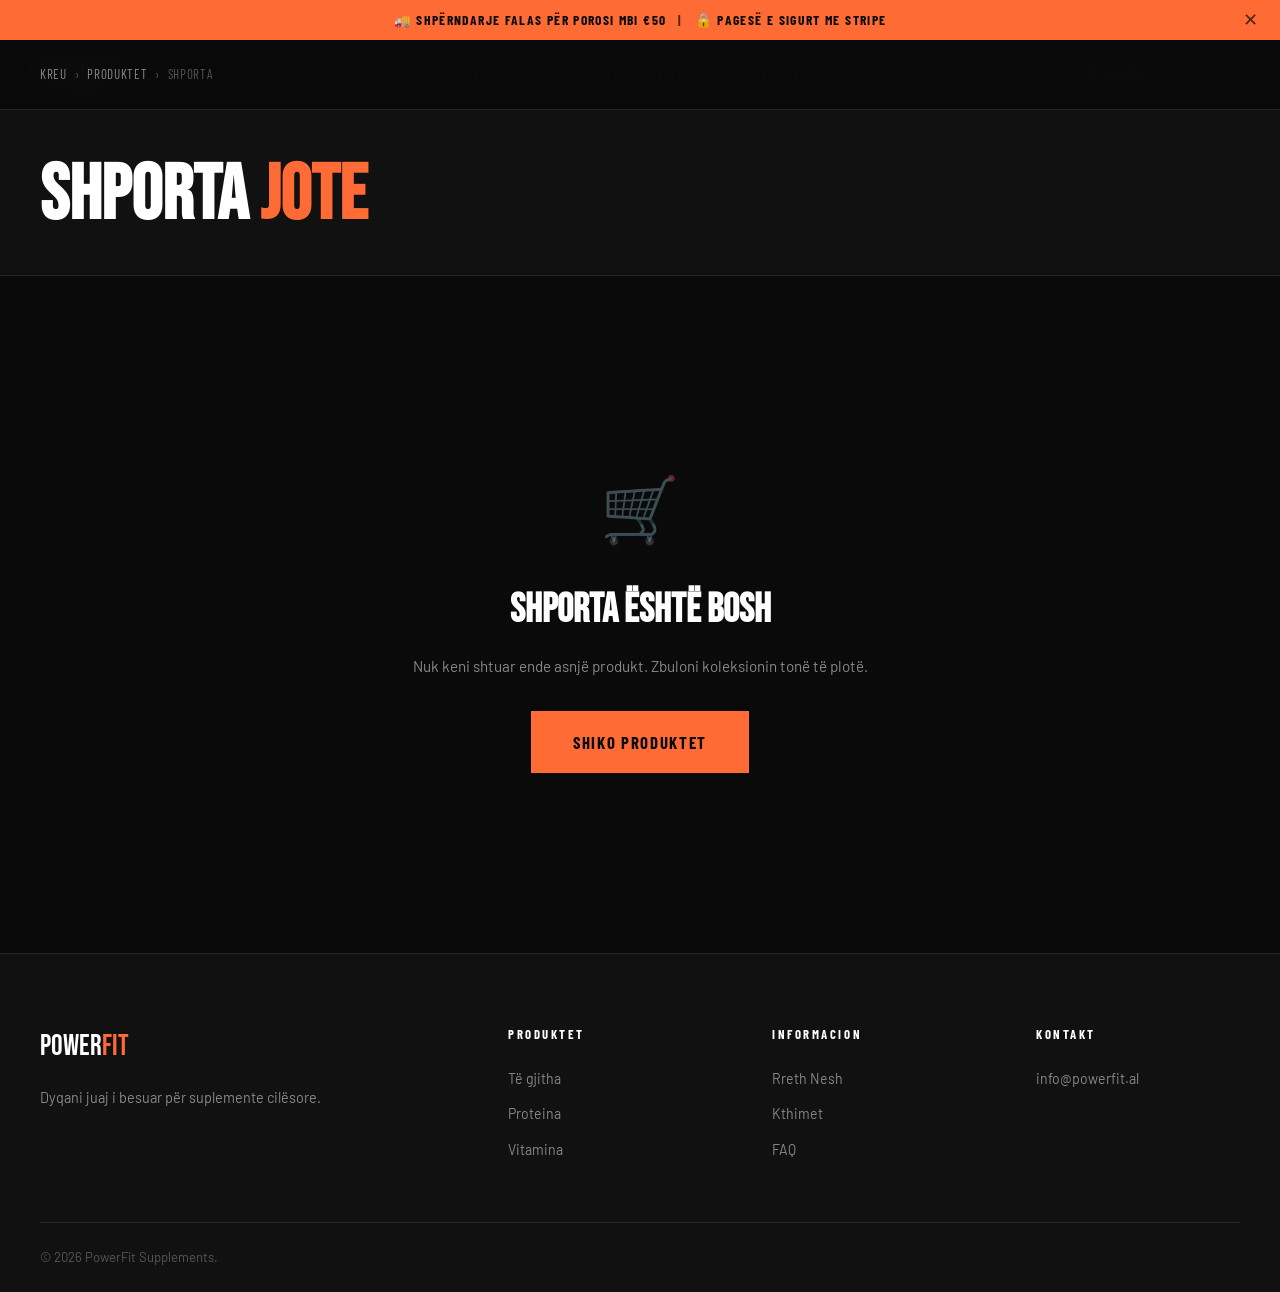
<file: checkout.html>
<!DOCTYPE html>
<html lang="sq">
<head>
  <meta charset="UTF-8">
  <meta name="viewport" content="width=device-width, initial-scale=1.0">
  <meta name="description" content="Checkout — Përfundo porosinë tënde tek PowerFit Supplements">
  <title>Checkout — PowerFit Supplements</title>
  <link rel="stylesheet" href="css/style.css">
  <link rel="icon" type="image/svg+xml" href="data:image/svg+xml,<svg xmlns='http://www.w3.org/2000/svg' viewBox='0 0 100 100'><text y='.9em' font-size='90'>💪</text></svg>">
  <!-- Stripe.js -->
  <script src="https://js.stripe.com/v3/"></script>
  <style>
    .step-indicator {
      display:flex; align-items:center; gap:0; margin-bottom:32px;
    }
    .step {
      display:flex; align-items:center; gap:8px;
      font-family:var(--font-condensed); font-size:0.8rem;
      font-weight:700; letter-spacing:0.1em; text-transform:uppercase;
      color:var(--muted);
    }
    .step.active { color:var(--orange); }
    .step.done { color:var(--success); }
    .step-num {
      width:28px; height:28px; border-radius:50%;
      background:var(--bg-3); border:2px solid var(--border);
      display:flex; align-items:center; justify-content:center;
      font-size:0.78rem; font-weight:800; flex-shrink:0;
    }
    .step.active .step-num { background:var(--orange); border-color:var(--orange); color:var(--bg); }
    .step.done .step-num { background:var(--success); border-color:var(--success); color:var(--bg); }
    .step-line { flex:1; height:2px; background:var(--border); margin:0 8px; max-width:60px; }
    .step-line.done { background:var(--success); }
    .payment-methods {
      display:flex; gap:10px; margin-bottom:20px; flex-wrap:wrap;
    }
    .pay-method {
      flex:1; min-width:80px; padding:12px;
      background:var(--bg-3); border:2px solid var(--border);
      border-radius:var(--radius); cursor:pointer; text-align:center;
      transition:var(--t); position:relative;
    }
    .pay-method.selected { border-color:var(--orange); background:rgba(255,107,53,0.05); }
    .pay-method-name { font-family:var(--font-condensed); font-size:0.8rem; font-weight:700; color:var(--text); }
    .order-success {
      display:none; text-align:center; padding:60px 40px;
      background:var(--card); border:1px solid var(--success);
      border-radius:var(--radius-lg);
    }
    .order-success-icon { font-size:4rem; margin-bottom:20px; }
    .order-success-title { font-family:var(--font-display); font-size:3rem; color:var(--success); margin-bottom:12px; }
    .order-success-sub { font-size:1rem; color:var(--muted); margin-bottom:28px; line-height:1.7; }
    .order-number {
      display:inline-block; padding:8px 20px;
      background:rgba(34,197,94,0.1); border:1px solid var(--success);
      border-radius:var(--radius); font-family:var(--font-condensed);
      font-weight:700; color:var(--success); letter-spacing:0.1em; margin-bottom:28px;
    }
    #payment-processing {
      display:none; text-align:center; padding:40px;
    }
    .spinner {
      width:48px; height:48px; border:3px solid var(--border);
      border-top-color:var(--orange); border-radius:50%;
      animation:spin 0.8s linear infinite; margin:0 auto 16px;
    }
    @keyframes spin { to { transform:rotate(360deg); } }
  </style>
</head>
<body>
<script>document.documentElement.style.setProperty('--bar-h','0px');</script>

<!-- ===== NAVIGATION ===== -->
<nav aria-label="Navigimi kryesor">
  <div class="nav-inner">
    <a href="index.html" class="nav-logo">
      POWER<span class="accent">FIT</span>
      <span class="sub">Supplements</span>
    </a>
    <ul class="nav-links" role="list">
      <li><a href="index.html">Kreu</a></li>
      <li><a href="products.html">Produktet</a></li>
      <li><a href="products.html?cat=proteina">Proteina</a></li>
      <li><a href="products.html?cat=vitamina">Vitamina</a></li>
      <li><a href="index.html#kontakt">Kontakt</a></li>
    </ul>
    <div class="nav-actions">
      <a href="cart.html" class="cart-trigger" aria-label="Shporta">
        <svg width="18" height="18" viewBox="0 0 24 24" fill="none" stroke="currentColor" stroke-width="2"><path d="M6 2L3 6v14a2 2 0 0 0 2 2h14a2 2 0 0 0 2-2V6l-3-4z"/><line x1="3" y1="6" x2="21" y2="6"/><path d="M16 10a4 4 0 0 1-8 0"/></svg>
        Shporta
        <span class="cart-count" style="display:none">0</span>
      </a>
      <div class="nav-auth" id="nav-auth"></div>
      <button class="hamburger" aria-label="Menu" aria-expanded="false">
        <span></span><span></span><span></span>
      </button>
    </div>
  </div>
</nav>

<!-- ===== MOBILE MENU ===== -->
<nav class="mobile-menu" aria-label="Menu mobile">
  <div class="mobile-menu-links">
    <a href="index.html">Kreu</a>
    <a href="products.html">Produktet</a>
    <a href="products.html?cat=proteina">Proteina</a>
    <a href="products.html?cat=vitamina">Vitamina</a>
    <a href="cart.html">Shporta</a>
    <a href="login.html" id="mobile-auth-link">Hyr / Regjistrohu</a>
  </div>
  <a href="cart.html" class="btn btn-primary btn-full">Shko te Shporta</a>
</nav>

<!-- ===== PAGE HEADER ===== -->
<header class="page-header">
  <div class="container">
    <nav class="page-breadcrumb" aria-label="Breadcrumb">
      <a href="index.html">Kreu</a>
      <span>›</span>
      <a href="cart.html">Shporta</a>
      <span>›</span>
      <span>Checkout</span>
    </nav>
    <h1 class="page-h1">CHECKOUT <span class="accent">SIGURT</span></h1>
  </div>
</header>

<!-- ===== CHECKOUT ===== -->
<section class="section" aria-label="Formulari i checkout-it">
  <div class="container">

    <!-- Success state (shown after payment) -->
    <div id="order-success" class="order-success" role="alert" aria-live="polite">
      <div class="order-success-icon">🎉</div>
      <h2 class="order-success-title">POROSIA U KRYE!</h2>
      <p class="order-success-sub">
        Faleminderit për porosinë tuaj! Do të merrni një email konfirmimi brenda disa minutash.<br>
        Produktet tuaja do të dërgohen brenda 2-3 ditëve pune.
      </p>
      <div class="order-number" id="order-number-display">Porosia #PF-000000</div>
      <div style="display:flex;gap:12px;justify-content:center;flex-wrap:wrap">
        <a href="index.html" class="btn btn-primary btn-lg">Kthehu në Dyqan</a>
        <a href="products.html" class="btn btn-outline btn-lg">Shiko Produktet</a>
      </div>
    </div>

    <!-- Processing state -->
    <div id="payment-processing">
      <div class="spinner"></div>
      <p style="color:var(--muted);font-family:var(--font-condensed);font-weight:700;letter-spacing:0.1em;text-transform:uppercase">Duke procesuar pagesën...</p>
    </div>

    <!-- Checkout form -->
    <div id="checkout-form-wrapper" class="checkout-layout">

      <!-- LEFT: Forms -->
      <div>
        <!-- Step Indicator -->
        <div class="step-indicator" aria-label="Hapat e checkout-it">
          <div class="step done" aria-current="false">
            <span class="step-num">✓</span>
            Shporta
          </div>
          <div class="step-line done"></div>
          <div class="step active" aria-current="step">
            <span class="step-num">2</span>
            Informacioni
          </div>
          <div class="step-line"></div>
          <div class="step">
            <span class="step-num">3</span>
            Pagesa
          </div>
        </div>

        <!-- Contact Info -->
        <div class="checkout-form-section" style="margin-bottom:20px">
          <h2 class="form-section-title">📦 Informacioni i Dorëzimit</h2>
          <form id="contact-form">
            <div class="form-grid">
              <div class="form-group">
                <label class="form-label" for="first-name">Emri *</label>
                <input type="text" id="first-name" class="form-input" placeholder="Emri juaj" required autocomplete="given-name">
              </div>
              <div class="form-group">
                <label class="form-label" for="last-name">Mbiemri *</label>
                <input type="text" id="last-name" class="form-input" placeholder="Mbiemri juaj" required autocomplete="family-name">
              </div>
              <div class="form-group form-grid-full">
                <label class="form-label" for="email">Email *</label>
                <input type="email" id="email" class="form-input" placeholder="emaili@juaj.com" required autocomplete="email">
              </div>
              <div class="form-group form-grid-full">
                <label class="form-label" for="phone">Numri i Telefonit *</label>
                <input type="tel" id="phone" class="form-input" placeholder="+355 6X XXX XXXX" required autocomplete="tel">
              </div>
              <div class="form-group form-grid-full">
                <label class="form-label" for="address">Adresa *</label>
                <input type="text" id="address" class="form-input" placeholder="Rruga dhe numri" required autocomplete="street-address">
              </div>
              <div class="form-group">
                <label class="form-label" for="city">Qyteti *</label>
                <input type="text" id="city" class="form-input" placeholder="Tiranë" required autocomplete="address-level2">
              </div>
              <div class="form-group">
                <label class="form-label" for="zip">Kodi Postar</label>
                <input type="text" id="zip" class="form-input" placeholder="1001" autocomplete="postal-code">
              </div>
              <div class="form-group form-grid-full">
                <label class="form-label" for="country">Shteti *</label>
                <select id="country" class="form-input form-select" required autocomplete="country">
                  <option value="AL" selected>🇦🇱 Shqipëri</option>
                  <option value="XK">🇽🇰 Kosovë</option>
                  <option value="MK">🇲🇰 Maqedoni e Veriut</option>
                  <option value="ME">🇲🇪 Mal i Zi</option>
                  <option value="RS">🇷🇸 Serbi</option>
                  <option value="DE">🇩🇪 Gjermani</option>
                  <option value="IT">🇮🇹 Itali</option>
                  <option value="GB">🇬🇧 Mbretëria e Bashkuar</option>
                  <option value="US">🇺🇸 Shtetet e Bashkuara</option>
                </select>
              </div>
            </div>
          </form>
        </div>

        <!-- Payment Info -->
        <div class="checkout-form-section">
          <h2 class="form-section-title">💳 Mënyra e Pagesës</h2>

          <div class="payment-methods" role="group" aria-label="Zgjedh mënyrën e pagesës">
            <div class="pay-method selected" onclick="selectPayMethod(this,'card')" role="radio" aria-checked="true" tabindex="0">
              <div style="font-size:1.4rem;margin-bottom:4px">💳</div>
              <div class="pay-method-name">Kartë</div>
            </div>
            <div class="pay-method" onclick="selectPayMethod(this,'cash')" role="radio" aria-checked="false" tabindex="0">
              <div style="font-size:1.4rem;margin-bottom:4px">💵</div>
              <div class="pay-method-name">Kesh</div>
            </div>
            <div class="pay-method" onclick="selectPayMethod(this,'bank')" role="radio" aria-checked="false" tabindex="0">
              <div style="font-size:1.4rem;margin-bottom:4px">🏦</div>
              <div class="pay-method-name">Banke</div>
            </div>
          </div>

          <!-- Stripe Card Element -->
          <div id="card-payment-section" class="stripe-section">
            <p class="stripe-label">Të dhënat e kartës</p>
            <div id="card-element" role="group" aria-label="Informacioni i kartës së kreditit"></div>
            <div id="card-errors" role="alert" aria-live="polite"></div>
            <div style="margin-top:12px;padding:12px 16px;background:rgba(255,107,53,0.05);border:1px solid rgba(255,107,53,0.2);border-radius:var(--radius)">
              <p style="font-size:0.78rem;color:var(--muted)">
                🔒 Pagesa juaj është e enkriptuar dhe e sigurt. PowerFit kurrë nuk ruan të dhënat e kartës suaj.
                Të gjitha pagesat processohen nga <strong style="color:var(--text)">Stripe</strong>.
              </p>
            </div>
          </div>

          <!-- Cash on delivery -->
          <div id="cash-section" style="display:none;padding:20px;background:var(--bg-3);border:1px solid var(--border);border-radius:var(--radius)">
            <p style="font-size:0.9rem;color:var(--text)">
              💵 <strong>Pagesa me kesh gjatë dorëzimit.</strong><br>
              <span style="color:var(--muted);font-size:0.85rem">Do të paguani korierin kur të arrijnë produktet tuaja. Mund të aplikohet tarifa shtesë prej €2.</span>
            </p>
          </div>

          <!-- Bank transfer -->
          <div id="bank-section" style="display:none;padding:20px;background:var(--bg-3);border:1px solid var(--border);border-radius:var(--radius)">
            <p style="font-size:0.9rem;color:var(--text);margin-bottom:12px">
              🏦 <strong>Transfertë bankare</strong>
            </p>
            <div style="font-size:0.85rem;color:var(--muted);line-height:1.8">
              <div><strong style="color:var(--text)">Banka:</strong> Raiffeisen Bank Albania</div>
              <div><strong style="color:var(--text)">IBAN:</strong> AL47 2121 1009 0000 0002 3569 8741</div>
              <div><strong style="color:var(--text)">Emri:</strong> PowerFit Supplements Sh.p.k.</div>
              <div><strong style="color:var(--text)">Referencë:</strong> Numri i porosisë (pas konfirmimit)</div>
            </div>
          </div>

          <button id="submit-btn" class="btn btn-primary btn-full btn-lg" style="margin-top:24px" onclick="handleSubmit()">
            <svg width="18" height="18" viewBox="0 0 24 24" fill="none" stroke="currentColor" stroke-width="2"><rect x="1" y="4" width="22" height="16" rx="2" ry="2"></rect><line x1="1" y1="10" x2="23" y2="10"></line></svg>
            <span id="submit-label">Përfundo Porosinë</span>
          </button>

          <div class="secure-badges" style="margin-top:20px">
            <div class="secure-badge">
              <svg width="14" height="14" viewBox="0 0 24 24" fill="none" stroke="currentColor" stroke-width="2"><path d="M12 22s8-4 8-10V5l-8-3-8 3v7c0 6 8 10 8 10z"></path></svg>
              128-bit SSL
            </div>
            <div class="secure-badge">
              <svg width="14" height="14" viewBox="0 0 24 24" fill="none" stroke="currentColor" stroke-width="2"><polyline points="20 6 9 17 4 12"></polyline></svg>
              PCI Compliant
            </div>
            <div class="secure-badge">
              <svg width="14" height="14" viewBox="0 0 24 24" fill="none" stroke="currentColor" stroke-width="2"><circle cx="12" cy="12" r="10"></circle><polyline points="12 6 12 12 16 14"></polyline></svg>
              24/7 Mbështetje
            </div>
          </div>
        </div>
      </div>

      <!-- RIGHT: Order Summary -->
      <div class="order-summary">
        <h2 class="summary-title" style="font-size:1.5rem;margin-bottom:20px">POROSIA JOTE</h2>
        <div class="order-items" id="order-items">
          <!-- Rendered by JS -->
        </div>
        <div class="summary-lines">
          <div class="summary-line">
            <span>Nëntotali</span>
            <span id="co-subtotal">€0.00</span>
          </div>
          <div class="summary-line">
            <span>Shpërndarje</span>
            <span id="co-shipping" style="color:var(--success)">Falas</span>
          </div>
          <div class="summary-line total">
            <span>TOTALI</span>
            <span class="amount" id="co-total">€0.00</span>
          </div>
        </div>
        <div style="margin-top:20px;padding:14px;background:rgba(34,197,94,0.08);border:1px solid rgba(34,197,94,0.2);border-radius:var(--radius)">
          <p style="font-size:0.8rem;color:var(--success);text-align:center">
            ✅ Produktet tuaja janë të rezervuara
          </p>
        </div>
      </div>
    </div>
  </div>
</section>

<!-- ===== MINIMAL FOOTER ===== -->
<footer style="background:var(--bg-2);border-top:1px solid var(--border);padding:24px 0;margin-top:60px">
  <div class="container" style="display:flex;align-items:center;justify-content:space-between;flex-wrap:wrap;gap:16px">
    <p style="font-size:0.8rem;color:var(--muted)">© 2026 PowerFit Supplements — Projekt nga Albion Çaushi &amp; Bjorni Kule, Klasa 11-B</p>
    <div class="footer-pay">
      <span class="pay-icon">VISA</span>
      <span class="pay-icon">MC</span>
      <span class="pay-icon">STRIPE</span>
    </div>
  </div>
</footer>

<script src="js/products-data.js"></script>
<script src="js/cart.js"></script>
<script src="js/auth.js"></script>
<script>
  /* ===== STRIPE SETUP ===== */
  /* Replace 'pk_test_...' with your actual Stripe publishable key */
  const STRIPE_PUBLIC_KEY = 'pk_test_51TU7xxEvjT9idJrDl2ezAWX0Jh1bIM2NsSxb2n9hzxxFWiFH9mOAwndTTc6Iin6yPJEVTME6H4s07LLG8g8EOHRI00fywqw25k';
  let stripe, cardElement, selectedPayMethod = 'card';

  try {
    stripe = Stripe(STRIPE_PUBLIC_KEY);
    const elements = stripe.elements({
      appearance: {
        theme: 'night',
        variables: {
          colorPrimary: '#FF6B35',
          colorBackground: '#1a1a1a',
          colorText: '#e0e0e0',
          colorDanger: '#ef4444',
          fontFamily: 'Barlow, sans-serif',
          borderRadius: '3px',
        }
      }
    });
    cardElement = elements.create('card', {
      style: {
        base: {
          color: '#e0e0e0',
          fontFamily: 'Barlow, sans-serif',
          fontSize: '16px',
          '::placeholder': { color: '#555555' }
        }
      }
    });
    cardElement.mount('#card-element');
    cardElement.on('change', (e) => {
      const errEl = document.getElementById('card-errors');
      errEl.textContent = e.error ? e.error.message : '';
    });
  } catch(e) {
    console.warn('Stripe not initialized — demo mode active. Replace STRIPE_PUBLIC_KEY with your key.');
    document.getElementById('card-element').innerHTML =
      '<p style="color:var(--muted);font-size:0.85rem;padding:10px 0">Stripe demo mode — konfiguro çelësin e API-së në <code>checkout.html</code></p>';
  }

  /* ===== PAYMENT METHOD TOGGLE ===== */
  function selectPayMethod(el, method) {
    document.querySelectorAll('.pay-method').forEach(m => {
      m.classList.remove('selected');
      m.setAttribute('aria-checked', 'false');
    });
    el.classList.add('selected');
    el.setAttribute('aria-checked', 'true');
    selectedPayMethod = method;

    document.getElementById('card-payment-section').style.display = method === 'card' ? 'block' : 'none';
    document.getElementById('cash-section').style.display = method === 'cash' ? 'block' : 'none';
    document.getElementById('bank-section').style.display = method === 'bank' ? 'block' : 'none';

    const submitLabel = document.getElementById('submit-label');
    submitLabel.textContent = method === 'card' ? 'Përfundo Porosinë' :
                              method === 'cash' ? 'Konfirmo Porosinë (Kesh)' :
                              'Konfirmo — Do të paguaj me Transfertë';
  }

  /* ===== FORM VALIDATION ===== */
  function validateForm() {
    const required = ['first-name','last-name','email','phone','address','city','country'];
    for (const id of required) {
      const el = document.getElementById(id);
      if (!el.value.trim()) {
        el.focus();
        el.style.borderColor = 'var(--danger)';
        setTimeout(() => el.style.borderColor = '', 2000);
        showToast('Plotëso të gjitha fushat e detyrueshme', '', '⚠️');
        return false;
      }
    }
    const email = document.getElementById('email').value;
    if (!/^[^\s@]+@[^\s@]+\.[^\s@]+$/.test(email)) {
      showToast('Email-i nuk është valid', '', '⚠️');
      return false;
    }
    return true;
  }

  /* ===== SUBMIT ===== */
  async function handleSubmit() {
    if (Cart.get().length === 0) {
      showToast('Shporta është bosh!', 'Shto produkte para se të paguash.', '⚠️');
      return;
    }
    if (!validateForm()) return;

    const btn = document.getElementById('submit-btn');
    btn.disabled = true;
    btn.style.opacity = '0.7';

    if (selectedPayMethod !== 'card') {
      /* Non-Stripe payment */
      processOrderSuccess();
      return;
    }

    /* Stripe card payment */
    document.getElementById('checkout-form-wrapper').style.display = 'none';
    document.getElementById('payment-processing').style.display = 'block';

    try {
      const items = Cart.get();
      const subtotal = Cart.total();
      const shipping = subtotal >= 50 ? 0 : 4.99;
      const total = subtotal + shipping;

      /* Provo PHP backend (XAMPP). Nëse nuk është aktiv, kalon në demo. */
      let clientSecret = null;
      const onServer = location.protocol === 'http:' || location.protocol === 'https:';

      if (onServer && stripe && cardElement) {
        try {
          const res = await fetch('php/create-payment-intent.php', {
            method: 'POST',
            headers: { 'Content-Type': 'application/json' },
            body: JSON.stringify({
              amount: total,
              currency: 'eur',
              customer: {
                name: document.getElementById('first-name').value + ' ' + document.getElementById('last-name').value,
                email: document.getElementById('email').value,
                phone: document.getElementById('phone').value,
                address: document.getElementById('address').value + ', ' + document.getElementById('city').value,
              },
              items: items.map(i => ({ name: i.name, qty: i.qty, price: i.price }))
            })
          });
          if (res.ok) {
            const data = await res.json();
            if (data.error) throw new Error(data.error);
            clientSecret = data.client_secret;
          }
        } catch(phpErr) {
          console.warn('PHP backend jo aktiv — demo mode:', phpErr.message);
        }
      }

      if (clientSecret && stripe && cardElement) {
        /* Pagesa reale me Stripe */
        const result = await stripe.confirmCardPayment(clientSecret, {
          payment_method: { card: cardElement }
        });
        if (result.error) throw new Error(result.error.message);
      } else {
        /* Demo mode — simulim (file:// ose XAMPP jo aktiv) */
        await new Promise(r => setTimeout(r, 1800));
      }

      /* Ruaj porosinë në DB (vetëm kur XAMPP aktiv) */
      if (onServer) {
        try {
          await fetch('php/process-order.php', {
            method: 'POST',
            headers: { 'Content-Type': 'application/json' },
            body: JSON.stringify({
              payment_intent_id: clientSecret ? clientSecret.split('_secret')[0] : 'demo_' + Date.now(),
              customer: {
                name: document.getElementById('first-name').value + ' ' + document.getElementById('last-name').value,
                email: document.getElementById('email').value,
                phone: document.getElementById('phone').value,
                address: document.getElementById('address').value + ', ' + document.getElementById('city').value,
              },
              items: Cart.get().map(i => ({ name: i.name, qty: i.qty, price: i.price })),
            })
          });
        } catch(e) { /* DB opsionale, nuk ndal flow-n */ }
      }

      processOrderSuccess();
    } catch(err) {
      document.getElementById('checkout-form-wrapper').style.display = 'grid';
      document.getElementById('payment-processing').style.display = 'none';
      document.getElementById('card-errors').textContent = err.message || 'Gabim gjatë pagesës.';
      btn.disabled = false;
      btn.style.opacity = '1';
    }
  }

  function processOrderSuccess() {
    const orderNum = 'PF-' + Math.floor(100000 + Math.random() * 900000);
    document.getElementById('payment-processing').style.display = 'none';
    document.getElementById('checkout-form-wrapper').style.display = 'none';
    document.getElementById('order-number-display').textContent = `Porosia #${orderNum}`;
    document.getElementById('order-success').style.display = 'block';
    document.getElementById('order-success').scrollIntoView({ behavior:'smooth' });
    Cart.clear();
  }

  /* ===== RENDER ORDER SUMMARY ===== */
  function renderOrderSummary() {
    const items = Cart.get();
    const orderItems = document.getElementById('order-items');

    if (items.length === 0) {
      window.location.href = 'cart.html';
      return;
    }

    orderItems.innerHTML = items.map(item => `
      <div class="order-item">
        <div class="order-item-img" style="background:linear-gradient(135deg,${item.bgColor},${item.accentColor}22);display:flex;align-items:center;justify-content:center;font-size:1.5rem">
          ${item.emoji}
        </div>
        <div>
          <div class="order-item-name">${item.name}</div>
          <div class="order-item-qty">Sasi: ${item.qty}</div>
        </div>
        <div class="order-item-price">€${(item.price * item.qty).toFixed(2)}</div>
      </div>
    `).join('');

    const subtotal = Cart.total();
    const shipping = subtotal >= 50 ? 0 : 4.99;
    const total = subtotal + shipping;

    document.getElementById('co-subtotal').textContent = `€${subtotal.toFixed(2)}`;
    const shipEl = document.getElementById('co-shipping');
    shipEl.textContent = shipping === 0 ? 'Falas' : `€${shipping.toFixed(2)}`;
    shipEl.style.color = shipping === 0 ? 'var(--success)' : '';
    document.getElementById('co-total').textContent = `€${total.toFixed(2)}`;
  }

  renderOrderSummary();
</script>
</body>
</html>
</file>
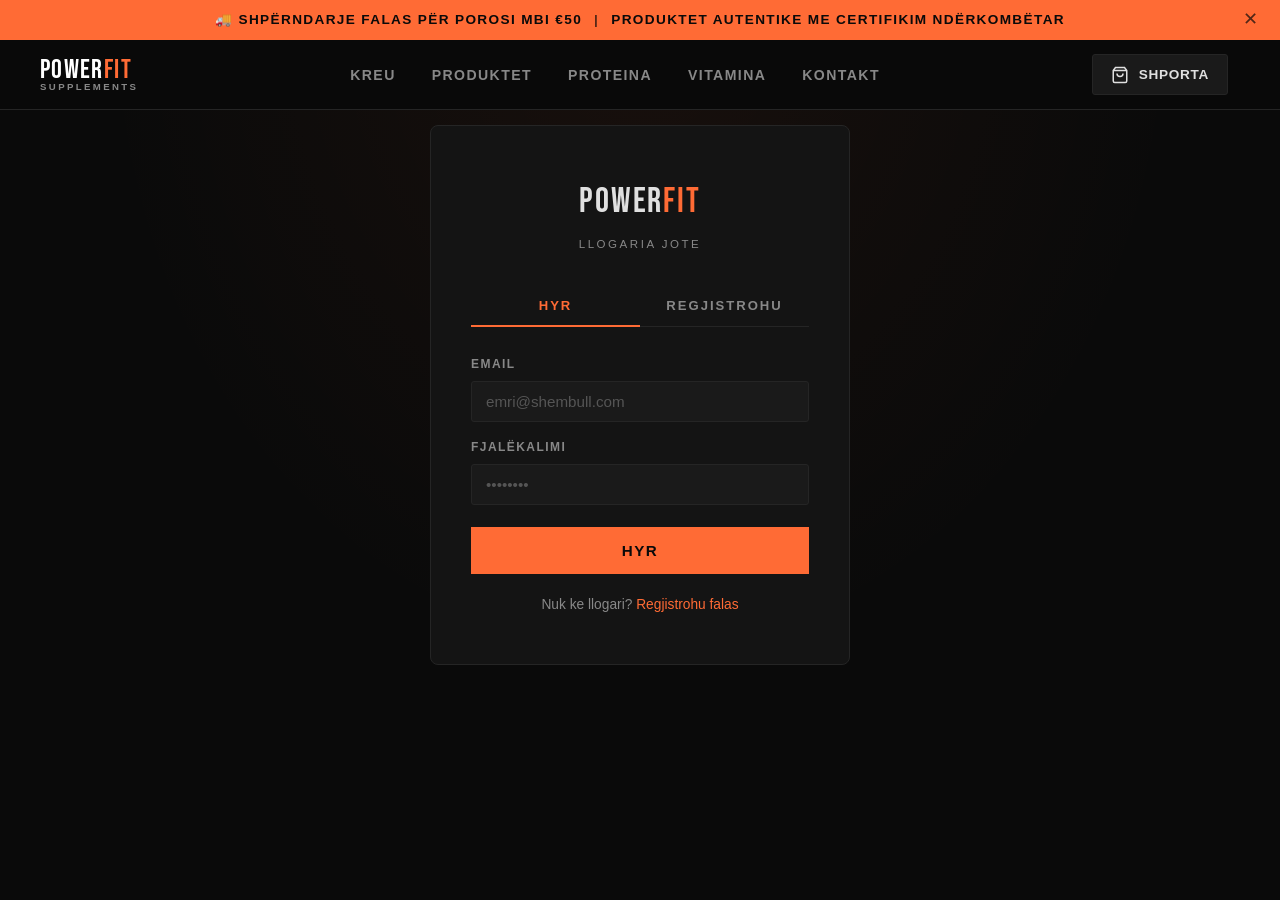
<file: dashboard.html>
<!DOCTYPE html>
<html lang="sq">
<head>
  <meta charset="UTF-8">
  <meta name="viewport" content="width=device-width, initial-scale=1.0">
  <meta name="description" content="Dashboard — PowerFit Supplements">
  <title>Dashboard — PowerFit Supplements</title>
  <link rel="stylesheet" href="css/style.css">
  <link rel="icon" type="image/svg+xml" href="data:image/svg+xml,<svg xmlns='http://www.w3.org/2000/svg' viewBox='0 0 100 100'><text y='.9em' font-size='90'>💪</text></svg>">
  <style>
    .dash-page { padding: 60px 0 100px; }
    .dash-welcome {
      background: linear-gradient(135deg, var(--bg-2) 0%, var(--bg-3) 100%);
      border-bottom: 1px solid var(--border);
      padding: calc(var(--header-h) + 48px) 0 40px;
      margin-bottom: 48px;
    }
    .dash-welcome-inner {
      display: flex; align-items: center; gap: 24px;
    }
    .dash-avatar-lg {
      width: 72px; height: 72px; border-radius: 50%;
      background: var(--orange); color: var(--bg);
      font-size: 2rem; font-weight: 800;
      font-family: var(--font-display);
      display: flex; align-items: center; justify-content: center;
      flex-shrink: 0; box-shadow: 0 0 30px rgba(255,107,53,0.3);
    }
    .dash-welcome-text { flex: 1; }
    .dash-welcome-label {
      font-family: var(--font-condensed);
      font-size: 0.75rem; font-weight: 700;
      letter-spacing: 0.2em; text-transform: uppercase;
      color: var(--orange); margin-bottom: 6px;
    }
    .dash-welcome-name {
      font-family: var(--font-display);
      font-size: 2.4rem; color: var(--white); line-height: 1;
    }
    .dash-welcome-email { font-size: 0.88rem; color: var(--muted); margin-top: 6px; }
    .dash-stats {
      display: grid; grid-template-columns: repeat(3, 1fr); gap: 16px;
      margin-bottom: 48px;
    }
    .dash-stat {
      background: var(--card); border: 1px solid var(--border);
      border-radius: var(--radius-lg); padding: 24px;
      transition: var(--t);
    }
    .dash-stat:hover { border-color: var(--orange); }
    .dash-stat-icon {
      width: 40px; height: 40px; border-radius: var(--radius);
      background: rgba(255,107,53,0.1); border: 1px solid rgba(255,107,53,0.2);
      display: flex; align-items: center; justify-content: center;
      margin-bottom: 14px; color: var(--orange);
    }
    .dash-stat-val {
      font-family: var(--font-display); font-size: 2.2rem;
      color: var(--white); line-height: 1; margin-bottom: 4px;
    }
    .dash-stat-lbl { font-size: 0.82rem; color: var(--muted); }
    .dash-grid {
      display: grid; grid-template-columns: 1fr 1fr; gap: 24px;
    }
    .dash-card {
      background: var(--card); border: 1px solid var(--border);
      border-radius: var(--radius-lg); padding: 28px;
    }
    .dash-card-title {
      font-family: var(--font-condensed); font-size: 0.8rem;
      font-weight: 700; letter-spacing: 0.18em; text-transform: uppercase;
      color: var(--orange); margin-bottom: 20px;
      display: flex; align-items: center; gap: 10px;
    }
    .dash-card-title::after {
      content: ''; flex: 1; height: 1px; background: var(--border);
    }
    .dash-profile-row {
      display: flex; justify-content: space-between;
      padding: 10px 0; border-bottom: 1px solid var(--border);
      font-size: 0.9rem;
    }
    .dash-profile-row:last-child { border-bottom: none; }
    .dash-profile-key { color: var(--muted); }
    .dash-profile-val { color: var(--white); font-weight: 600; }
    .dash-cart-item {
      display: flex; align-items: center; gap: 14px;
      padding: 10px 0; border-bottom: 1px solid var(--border);
    }
    .dash-cart-item:last-child { border-bottom: none; }
    .dash-cart-emoji {
      width: 38px; height: 38px; border-radius: var(--radius);
      display: flex; align-items: center; justify-content: center;
      font-size: 1.3rem; flex-shrink: 0;
    }
    .dash-cart-name { font-size: 0.88rem; font-weight: 600; color: var(--text); }
    .dash-cart-price { font-size: 0.82rem; color: var(--muted); }
    .dash-cart-qty {
      margin-left: auto; font-family: var(--font-condensed);
      font-size: 0.78rem; font-weight: 700;
      color: var(--orange); white-space: nowrap;
    }
    .dash-empty {
      text-align: center; padding: 32px 0;
      color: var(--muted); font-size: 0.88rem;
    }
    .dash-empty svg { margin: 0 auto 12px; opacity: 0.3; display: block; }
    .dash-orders-table {
      width: 100%; border-collapse: collapse; font-size: 0.86rem;
    }
    .dash-orders-table th {
      text-align: left; padding: 8px 12px;
      font-family: var(--font-condensed); font-size: 0.72rem;
      font-weight: 700; letter-spacing: 0.15em; text-transform: uppercase;
      color: var(--muted); border-bottom: 1px solid var(--border);
    }
    .dash-orders-table td {
      padding: 10px 12px; border-bottom: 1px solid var(--border);
      color: var(--text);
    }
    .dash-orders-table tr:last-child td { border-bottom: none; }
    .status-badge {
      display: inline-block; padding: 3px 8px;
      border-radius: 2px; font-size: 0.72rem; font-weight: 700;
      font-family: var(--font-condensed); letter-spacing: 0.1em; text-transform: uppercase;
    }
    .status-paid     { background: rgba(34,197,94,0.15);  color: #22c55e; }
    .status-pending  { background: rgba(234,179,8,0.15);  color: #eab308; }
    .status-shipped  { background: rgba(59,130,246,0.15); color: #3b82f6; }
    .status-delivered{ background: rgba(34,197,94,0.2);   color: #22c55e; }
    .status-cancelled{ background: rgba(239,68,68,0.15);  color: #ef4444; }
    .dash-quick-links {
      display: flex; gap: 12px; margin-top: 24px; flex-wrap: wrap;
    }
    #dash-loading {
      display: flex; align-items: center; justify-content: center;
      min-height: 60vh; font-family: var(--font-condensed);
      font-size: 1rem; letter-spacing: 0.15em; color: var(--muted);
      text-transform: uppercase;
    }
    @media (max-width: 768px) {
      .dash-stats { grid-template-columns: 1fr 1fr; }
      .dash-grid  { grid-template-columns: 1fr; }
      .dash-welcome-name { font-size: 1.8rem; }
    }
    @media (max-width: 480px) {
      .dash-stats { grid-template-columns: 1fr; }
    }
  </style>
</head>
<body>

<!-- ===== ANNOUNCEMENT BAR ===== -->
<div class="announcement-bar" id="announcement-bar">
  🚚 Shpërndarje FALAS për porosi mbi €50
  <span>|</span>
  Produktet autentike me certifikim ndërkombëtar
  <button onclick="closeBar()" aria-label="Mbyll" style="position:absolute;right:16px;top:50%;transform:translateY(-50%);background:none;border:none;color:inherit;font-size:1.1rem;cursor:pointer;opacity:0.7;line-height:1;padding:4px 6px;">✕</button>
</div>

<!-- ===== NAVIGATION ===== -->
<nav aria-label="Navigimi kryesor">
  <div class="nav-inner">
    <a href="index.html" class="nav-logo">
      POWER<span class="accent">FIT</span>
      <span class="sub">Supplements</span>
    </a>
    <ul class="nav-links" role="list">
      <li><a href="index.html">Kreu</a></li>
      <li><a href="products.html">Produktet</a></li>
      <li><a href="products.html?cat=proteina">Proteina</a></li>
      <li><a href="products.html?cat=vitamina">Vitamina</a></li>
      <li><a href="index.html#kontakt">Kontakt</a></li>
    </ul>
    <div class="nav-actions">
      <a href="cart.html" class="cart-trigger" aria-label="Shporta">
        <svg width="18" height="18" viewBox="0 0 24 24" fill="none" stroke="currentColor" stroke-width="2"><path d="M6 2L3 6v14a2 2 0 0 0 2 2h14a2 2 0 0 0 2-2V6l-3-4z"/><line x1="3" y1="6" x2="21" y2="6"/><path d="M16 10a4 4 0 0 1-8 0"/></svg>
        Shporta
        <span class="cart-count" style="display:none">0</span>
      </a>
      <div class="nav-auth" id="nav-auth"></div>
      <button class="hamburger" aria-label="Menu" aria-expanded="false">
        <span></span><span></span><span></span>
      </button>
    </div>
  </div>
</nav>

<!-- ===== MOBILE MENU ===== -->
<nav class="mobile-menu" aria-label="Menu mobile">
  <div class="mobile-menu-links">
    <a href="index.html">Kreu</a>
    <a href="products.html">Produktet</a>
    <a href="cart.html">Shporta</a>
    <a href="dashboard.html" class="active" id="mobile-auth-link">Dashboard</a>
  </div>
</nav>

<!-- ===== LOADING STATE ===== -->
<div id="dash-loading">Duke ngarkuar...</div>

<!-- ===== DASHBOARD CONTENT ===== -->
<div id="dash-content" style="display:none">

  <!-- Welcome -->
  <div class="dash-welcome">
    <div class="container">
      <div class="dash-welcome-inner">
        <div class="dash-avatar-lg" id="dash-avatar">A</div>
        <div class="dash-welcome-text">
          <div class="dash-welcome-label">Panel Përdoruesit</div>
          <div class="dash-welcome-name" id="dash-name">Mirësevjen!</div>
          <div class="dash-welcome-email" id="dash-email"></div>
        </div>
        <a href="products.html" class="btn btn-primary" style="flex-shrink:0">
          <svg width="16" height="16" viewBox="0 0 24 24" fill="none" stroke="currentColor" stroke-width="2.5"><path d="M6 2L3 6v14a2 2 0 0 0 2 2h14a2 2 0 0 0 2-2V6l-3-4z"/><line x1="3" y1="6" x2="21" y2="6"/><path d="M16 10a4 4 0 0 1-8 0"/></svg>
          Bli Tani
        </a>
      </div>
    </div>
  </div>

  <div class="dash-page">
    <div class="container">

      <!-- Stats -->
      <div class="dash-stats">
        <div class="dash-stat">
          <div class="dash-stat-icon">
            <svg width="20" height="20" viewBox="0 0 24 24" fill="none" stroke="currentColor" stroke-width="2"><path d="M6 2L3 6v14a2 2 0 0 0 2 2h14a2 2 0 0 0 2-2V6l-3-4z"/><line x1="3" y1="6" x2="21" y2="6"/><path d="M16 10a4 4 0 0 1-8 0"/></svg>
          </div>
          <div class="dash-stat-val" id="stat-cart">0</div>
          <div class="dash-stat-lbl">Produkte në shportë</div>
        </div>
        <div class="dash-stat">
          <div class="dash-stat-icon">
            <svg width="20" height="20" viewBox="0 0 24 24" fill="none" stroke="currentColor" stroke-width="2"><path d="M20.84 4.61a5.5 5.5 0 0 0-7.78 0L12 5.67l-1.06-1.06a5.5 5.5 0 0 0-7.78 7.78l1.06 1.06L12 21.23l7.78-7.78 1.06-1.06a5.5 5.5 0 0 0 0-7.78z"/></svg>
          </div>
          <div class="dash-stat-val" id="stat-wish">0</div>
          <div class="dash-stat-lbl">Produkte të preferuara</div>
        </div>
        <div class="dash-stat">
          <div class="dash-stat-icon">
            <svg width="20" height="20" viewBox="0 0 24 24" fill="none" stroke="currentColor" stroke-width="2"><rect x="1" y="4" width="22" height="16" rx="2"/><line x1="1" y1="10" x2="23" y2="10"/></svg>
          </div>
          <div class="dash-stat-val" id="stat-orders">0</div>
          <div class="dash-stat-lbl">Porosi të kryera</div>
        </div>
      </div>

      <!-- Grid -->
      <div class="dash-grid">

        <!-- Profile -->
        <div class="dash-card">
          <div class="dash-card-title">Profili Im</div>
          <div class="dash-profile-row">
            <span class="dash-profile-key">Emri</span>
            <span class="dash-profile-val" id="prof-name">—</span>
          </div>
          <div class="dash-profile-row">
            <span class="dash-profile-key">Email</span>
            <span class="dash-profile-val" id="prof-email">—</span>
          </div>
          <div class="dash-profile-row">
            <span class="dash-profile-key">Anëtar që nga</span>
            <span class="dash-profile-val" id="prof-since">—</span>
          </div>
          <div class="dash-profile-row">
            <span class="dash-profile-key">Statusi</span>
            <span class="dash-profile-val" style="color:var(--success)">✓ Aktiv</span>
          </div>
          <div class="dash-quick-links">
            <a href="products.html" class="btn btn-outline btn-sm">Produkte</a>
            <a href="cart.html" class="btn btn-outline btn-sm">Shporta</a>
          </div>
        </div>

        <!-- Cart items -->
        <div class="dash-card">
          <div class="dash-card-title">Shporta Aktuale</div>
          <div id="dash-cart-list"></div>
        </div>

        <!-- Orders — full width -->
        <div class="dash-card" style="grid-column: 1 / -1;">
          <div class="dash-card-title">Porositë e Fundit</div>
          <div id="dash-orders-list"></div>
        </div>

      </div>
    </div>
  </div>
</div>

<script src="js/products-data.js"></script>
<script src="js/cart.js"></script>
<script src="js/auth.js"></script>
<script>
  const onServer = location.protocol === 'http:' || location.protocol === 'https:';

  /* Access control — redirect if not logged in */
  async function initDashboard() {
    if (!onServer) {
      document.getElementById('dash-loading').innerHTML =
        '<div style="text-align:center;padding:60px 20px;color:var(--muted)">Hap me XAMPP për të parë dashboardin.</div>';
      return;
    }

    try {
      const res  = await fetch('php/auth-check.php', { credentials: 'same-origin' });
      const data = await res.json();
      if (!data.logged_in) {
        window.location.href = 'login.html';
        return;
      }
      renderDashboard(data.user);
    } catch {
      window.location.href = 'login.html';
    }
  }

  function renderDashboard(user) {
    document.getElementById('dash-loading').style.display = 'none';
    document.getElementById('dash-content').style.display = 'block';

    /* Welcome */
    document.getElementById('dash-avatar').textContent = user.name.charAt(0).toUpperCase();
    document.getElementById('dash-name').textContent   = 'Mirësevjen, ' + user.name.split(' ')[0] + '!';
    document.getElementById('dash-email').textContent  = user.email;

    /* Profile */
    document.getElementById('prof-name').textContent  = user.name;
    document.getElementById('prof-email').textContent = user.email;
    document.getElementById('prof-since').textContent = new Date().toLocaleDateString('sq-AL', {
      year: 'numeric', month: 'long', day: 'numeric'
    });

    /* Cart stats */
    const cartItems = Cart.get();
    const wishItems = Wishlist.get();
    document.getElementById('stat-cart').textContent = Cart.count();
    document.getElementById('stat-wish').textContent = wishItems.length;

    /* Cart list */
    const cartList = document.getElementById('dash-cart-list');
    if (cartItems.length === 0) {
      cartList.innerHTML = `<div class="dash-empty">
        <svg width="36" height="36" viewBox="0 0 24 24" fill="none" stroke="currentColor" stroke-width="1.5"><path d="M6 2L3 6v14a2 2 0 0 0 2 2h14a2 2 0 0 0 2-2V6l-3-4z"/><line x1="3" y1="6" x2="21" y2="6"/><path d="M16 10a4 4 0 0 1-8 0"/></svg>
        <p>Shporta është bosh. <a href="products.html" style="color:var(--orange)">Shiko produktet</a>.</p>
      </div>`;
    } else {
      cartList.innerHTML = cartItems.map(item => `
        <div class="dash-cart-item">
          <div class="dash-cart-emoji" style="background:${item.bgColor}22">${item.emoji}</div>
          <div>
            <div class="dash-cart-name">${item.name}</div>
            <div class="dash-cart-price">€${item.price.toFixed(2)} / copë</div>
          </div>
          <div class="dash-cart-qty">x${item.qty}</div>
        </div>`).join('');
    }

    /* Orders from DB */
    loadOrders(user);
  }

  async function loadOrders(user) {
    const ordersEl = document.getElementById('dash-orders-list');
    try {
      const res  = await fetch('php/dashboard-data.php', { credentials: 'same-origin' });
      const data = await res.json();
      const orders = data.orders || [];

      document.getElementById('stat-orders').textContent = orders.length;

      if (orders.length === 0) {
        ordersEl.innerHTML = `<div class="dash-empty">
          <svg width="36" height="36" viewBox="0 0 24 24" fill="none" stroke="currentColor" stroke-width="1.5"><rect x="1" y="4" width="22" height="16" rx="2"/><line x1="1" y1="10" x2="23" y2="10"/></svg>
          <p>Nuk ke ende porosi. <a href="products.html" style="color:var(--orange)">Bli tani</a>.</p>
        </div>`;
      } else {
        const statusLabel = { paid:'Paguar', pending:'Në pritje', shipped:'Dërguar', delivered:'Dorëzuar', cancelled:'Anuluar' };
        ordersEl.innerHTML = `
          <table class="dash-orders-table">
            <thead>
              <tr>
                <th>Nr. Porosisë</th>
                <th>Data</th>
                <th>Totali</th>
                <th>Statusi</th>
              </tr>
            </thead>
            <tbody>
              ${orders.map(o => `
                <tr>
                  <td style="font-family:var(--font-condensed);font-weight:700;color:var(--orange)">${o.order_number}</td>
                  <td>${new Date(o.created_at).toLocaleDateString('sq-AL')}</td>
                  <td style="font-weight:700">€${parseFloat(o.total).toFixed(2)}</td>
                  <td><span class="status-badge status-${o.status}">${statusLabel[o.status] || o.status}</span></td>
                </tr>`).join('')}
            </tbody>
          </table>`;
      }
    } catch {
      ordersEl.innerHTML = `<div class="dash-empty"><p>Nuk u ngarkuan porositë.</p></div>`;
    }
  }

  document.addEventListener('DOMContentLoaded', initDashboard);
</script>
</body>
</html>
</file>
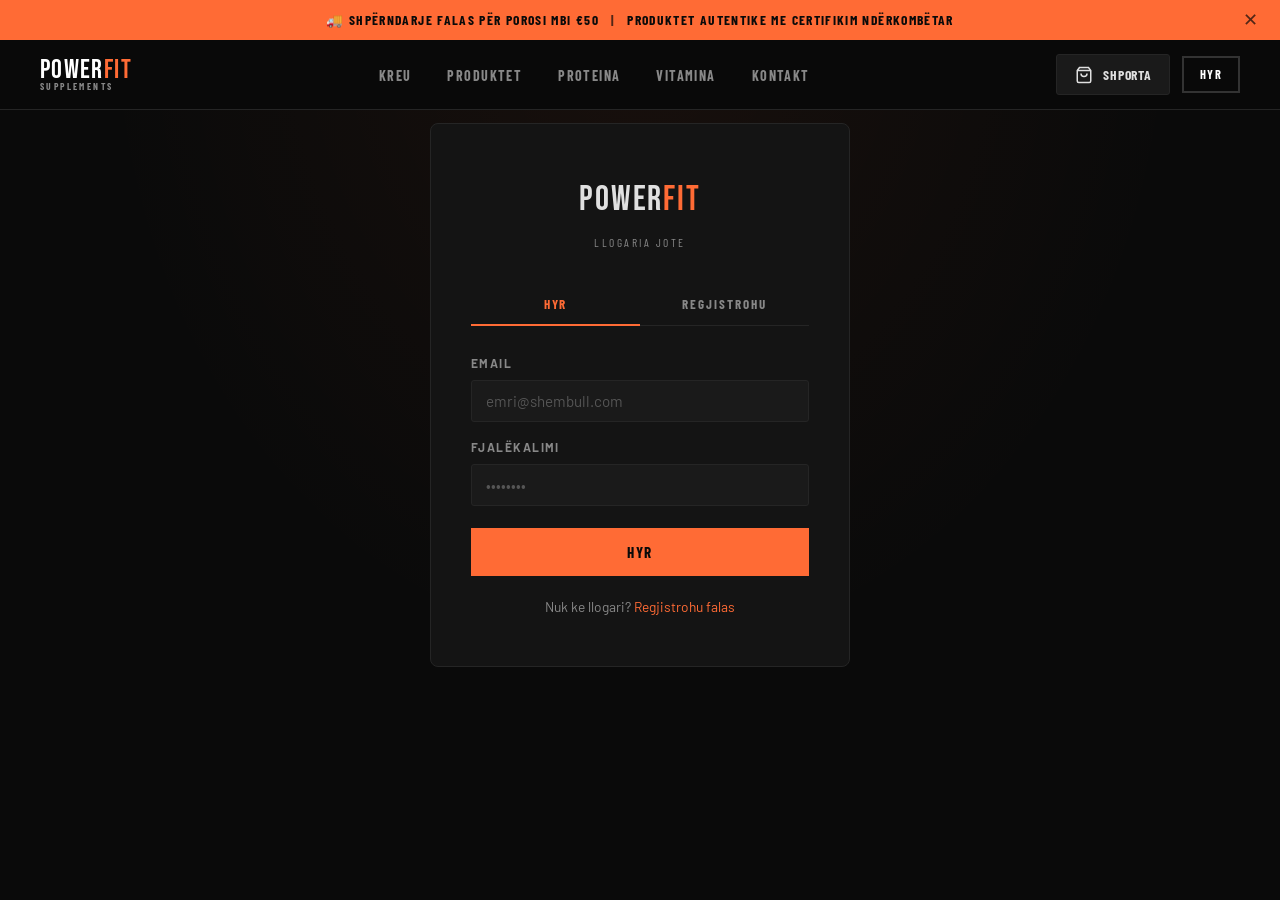
<file: login.html>
<!DOCTYPE html>
<html lang="sq">
<head>
  <meta charset="UTF-8">
  <meta name="viewport" content="width=device-width, initial-scale=1.0">
  <meta name="description" content="Hyr ose Regjistrohu — PowerFit Supplements">
  <title>Llogaria — PowerFit Supplements</title>
  <link rel="stylesheet" href="css/style.css">
  <link rel="icon" type="image/svg+xml" href="data:image/svg+xml,<svg xmlns='http://www.w3.org/2000/svg' viewBox='0 0 100 100'><text y='.9em' font-size='90'>💪</text></svg>">
  <style>
    .auth-page {
      min-height: calc(100vh - var(--header-h));
      display: flex;
      align-items: center;
      justify-content: center;
      padding: 60px 20px;
      background: radial-gradient(ellipse at 50% 0%, rgba(255,107,53,0.06) 0%, transparent 60%);
    }
    .auth-card {
      background: var(--card);
      border: 1px solid var(--border);
      border-radius: var(--radius-lg);
      padding: 48px 40px;
      width: 100%;
      max-width: 420px;
    }
    .auth-logo {
      text-align: center;
      margin-bottom: 32px;
    }
    .auth-logo-text {
      font-family: var(--font-display);
      font-size: 2.2rem;
      letter-spacing: 0.05em;
    }
    .auth-logo-text span { color: var(--orange); }
    .auth-tabs {
      display: flex;
      border-bottom: 1px solid var(--border);
      margin-bottom: 28px;
    }
    .auth-tab {
      flex: 1;
      padding: 12px;
      text-align: center;
      font-family: var(--font-condensed);
      font-size: 0.82rem;
      font-weight: 700;
      letter-spacing: 0.15em;
      text-transform: uppercase;
      color: var(--muted);
      cursor: pointer;
      border: none;
      background: none;
      border-bottom: 2px solid transparent;
      margin-bottom: -1px;
      transition: var(--t);
    }
    .auth-tab.active {
      color: var(--orange);
      border-bottom-color: var(--orange);
    }
    .auth-form { display: none; }
    .auth-form.active { display: block; }
    .auth-field { margin-bottom: 16px; }
    .auth-label {
      display: block;
      font-size: 0.75rem;
      font-weight: 700;
      color: var(--muted);
      letter-spacing: 0.12em;
      text-transform: uppercase;
      margin-bottom: 7px;
    }
    .auth-input {
      width: 100%;
      padding: 11px 14px;
      background: var(--bg-3);
      border: 1px solid var(--border);
      border-radius: var(--radius);
      color: var(--text);
      font-size: 0.95rem;
      transition: var(--t);
    }
    .auth-input:focus {
      outline: none;
      border-color: var(--orange);
      box-shadow: 0 0 0 3px var(--orange-glow);
    }
    .auth-input::placeholder { color: var(--muted-2); }
    .auth-error {
      display: none;
      background: rgba(239,68,68,0.08);
      border: 1px solid rgba(239,68,68,0.4);
      border-radius: var(--radius);
      padding: 10px 14px;
      font-size: 0.86rem;
      color: var(--danger);
      margin-bottom: 14px;
    }
    .auth-error.show { display: block; }
    .auth-submit { width: 100%; margin-top: 6px; }
    .auth-footer {
      text-align: center;
      margin-top: 20px;
      font-size: 0.86rem;
      color: var(--muted);
    }
    .auth-footer a { color: var(--orange); cursor: pointer; }
    .auth-footer a:hover { text-decoration: underline; }
    @media (max-width: 480px) {
      .auth-card { padding: 32px 24px; }
    }
  </style>
</head>
<body>

<!-- ===== ANNOUNCEMENT BAR ===== -->
<div class="announcement-bar" id="announcement-bar">
  🚚 Shpërndarje FALAS për porosi mbi €50
  <span>|</span>
  Produktet autentike me certifikim ndërkombëtar
  <button onclick="closeBar()" aria-label="Mbyll" style="position:absolute;right:16px;top:50%;transform:translateY(-50%);background:none;border:none;color:inherit;font-size:1.1rem;cursor:pointer;opacity:0.7;line-height:1;padding:4px 6px;">✕</button>
</div>

<!-- ===== NAVIGATION ===== -->
<nav aria-label="Navigimi kryesor">
  <div class="nav-inner">
    <a href="index.html" class="nav-logo">
      POWER<span class="accent">FIT</span>
      <span class="sub">Supplements</span>
    </a>
    <ul class="nav-links" role="list">
      <li><a href="index.html">Kreu</a></li>
      <li><a href="products.html">Produktet</a></li>
      <li><a href="products.html?cat=proteina">Proteina</a></li>
      <li><a href="products.html?cat=vitamina">Vitamina</a></li>
      <li><a href="index.html#kontakt">Kontakt</a></li>
    </ul>
    <div class="nav-actions">
      <a href="cart.html" class="cart-trigger" aria-label="Shporta">
        <svg width="18" height="18" viewBox="0 0 24 24" fill="none" stroke="currentColor" stroke-width="2"><path d="M6 2L3 6v14a2 2 0 0 0 2 2h14a2 2 0 0 0 2-2V6l-3-4z"/><line x1="3" y1="6" x2="21" y2="6"/><path d="M16 10a4 4 0 0 1-8 0"/></svg>
        Shporta
        <span class="cart-count" style="display:none">0</span>
      </a>
      <div class="nav-auth" id="nav-auth"></div>
      <button class="hamburger" aria-label="Menu" aria-expanded="false" aria-controls="mobile-menu">
        <span></span><span></span><span></span>
      </button>
    </div>
  </div>
</nav>

<!-- ===== MOBILE MENU ===== -->
<nav id="mobile-menu" class="mobile-menu" aria-label="Menu mobile">
  <div class="mobile-menu-links">
    <a href="index.html">Kreu</a>
    <a href="products.html">Produktet</a>
    <a href="cart.html">Shporta</a>
    <a href="login.html" id="mobile-auth-link" class="active">Hyr / Regjistrohu</a>
  </div>
</nav>

<!-- ===== AUTH FORM ===== -->
<main class="auth-page">
  <div class="auth-card">
    <div class="auth-logo">
      <div class="auth-logo-text">POWER<span>FIT</span></div>
      <div style="font-size:0.72rem;letter-spacing:0.22em;color:var(--muted);margin-top:5px;text-transform:uppercase;font-family:var(--font-condensed)">Llogaria Jote</div>
    </div>

    <div class="auth-tabs" role="tablist">
      <button class="auth-tab active" data-tab="login" role="tab" aria-selected="true">Hyr</button>
      <button class="auth-tab" data-tab="register" role="tab" aria-selected="false">Regjistrohu</button>
    </div>

    <!-- LOGIN -->
    <div class="auth-form active" id="form-login" role="tabpanel">
      <div class="auth-error" id="login-error" role="alert"></div>
      <div class="auth-field">
        <label class="auth-label" for="login-email">Email</label>
        <input type="email" id="login-email" class="auth-input" placeholder="emri@shembull.com" required autocomplete="email">
      </div>
      <div class="auth-field">
        <label class="auth-label" for="login-password">Fjalëkalimi</label>
        <input type="password" id="login-password" class="auth-input" placeholder="••••••••" required autocomplete="current-password">
      </div>
      <button type="button" class="btn btn-primary auth-submit" id="login-btn">Hyr</button>
      <div class="auth-footer">
        Nuk ke llogari? <a data-tab="register">Regjistrohu falas</a>
      </div>
    </div>

    <!-- REGISTER -->
    <div class="auth-form" id="form-register" role="tabpanel">
      <div class="auth-error" id="register-error" role="alert"></div>
      <div class="auth-field">
        <label class="auth-label" for="reg-name">Emri i Plotë</label>
        <input type="text" id="reg-name" class="auth-input" placeholder="Emri Mbiemri" required autocomplete="name">
      </div>
      <div class="auth-field">
        <label class="auth-label" for="reg-email">Email</label>
        <input type="email" id="reg-email" class="auth-input" placeholder="emri@shembull.com" required autocomplete="email">
      </div>
      <div class="auth-field">
        <label class="auth-label" for="reg-password">Fjalëkalimi</label>
        <input type="password" id="reg-password" class="auth-input" placeholder="Minimum 6 karaktere" required autocomplete="new-password">
      </div>
      <div class="auth-field">
        <label class="auth-label" for="reg-confirm">Konfirmo Fjalëkalimin</label>
        <input type="password" id="reg-confirm" class="auth-input" placeholder="••••••••" required autocomplete="new-password">
      </div>
      <button type="button" class="btn btn-primary auth-submit" id="register-btn">Regjistrohu</button>
      <div class="auth-footer">
        Ke tashmë llogari? <a data-tab="login">Hyr këtu</a>
      </div>
    </div>
  </div>
</main>

<script src="js/cart.js"></script>
<script src="js/auth.js"></script>
<script>
  /* Tab switching */
  const tabs  = document.querySelectorAll('.auth-tab');
  const forms = {
    login:    document.getElementById('form-login'),
    register: document.getElementById('form-register')
  };

  function switchTab(tab) {
    tabs.forEach(t => {
      const active = t.dataset.tab === tab;
      t.classList.toggle('active', active);
      t.setAttribute('aria-selected', active);
    });
    Object.entries(forms).forEach(([k, f]) => f.classList.toggle('active', k === tab));
  }

  tabs.forEach(t => t.addEventListener('click', () => switchTab(t.dataset.tab)));
  document.querySelectorAll('[data-tab]:not(.auth-tab)').forEach(a => {
    a.addEventListener('click', e => { e.preventDefault(); switchTab(a.dataset.tab); });
  });

  /* URL param: ?tab=register */
  if (new URLSearchParams(location.search).get('tab') === 'register') switchTab('register');

  /* Redirect if already logged in */
  if (location.protocol === 'http:' || location.protocol === 'https:') {
    fetch('php/auth-check.php', { credentials: 'same-origin' })
      .then(r => r.json())
      .then(d => { if (d.logged_in) window.location.href = 'index.html'; })
      .catch(() => {});
  }

  /* Error helpers */
  function showError(id, msg) {
    const el = document.getElementById(id);
    el.textContent = msg;
    el.classList.add('show');
  }
  function hideError(id) {
    document.getElementById(id).classList.remove('show');
  }

  /* LOGIN */
  document.getElementById('login-btn').addEventListener('click', async () => {
    const email    = document.getElementById('login-email').value.trim();
    const password = document.getElementById('login-password').value;
    hideError('login-error');

    if (!email || !password) { showError('login-error', 'Plotëso të gjitha fushat.'); return; }

    const btn = document.getElementById('login-btn');
    btn.disabled = true; btn.textContent = 'Duke hyrë...';

    try {
      const res  = await fetch('php/login.php', {
        method: 'POST',
        headers: { 'Content-Type': 'application/json' },
        body: JSON.stringify({ email, password }),
        credentials: 'same-origin'
      });
      const data = await res.json();
      if (data.success) {
        window.location.href = 'index.html';
      } else {
        showError('login-error', data.error || 'Gabim gjatë hyrjes.');
      }
    } catch {
      showError('login-error', 'Gabim i rrjetit. Sigurohu që XAMPP po funksionon.');
    } finally {
      btn.disabled = false; btn.textContent = 'Hyr';
    }
  });

  /* REGISTER */
  document.getElementById('register-btn').addEventListener('click', async () => {
    const name     = document.getElementById('reg-name').value.trim();
    const email    = document.getElementById('reg-email').value.trim();
    const password = document.getElementById('reg-password').value;
    const confirm  = document.getElementById('reg-confirm').value;
    hideError('register-error');

    if (!name || !email || !password || !confirm) { showError('register-error', 'Plotëso të gjitha fushat.'); return; }
    if (password !== confirm)   { showError('register-error', 'Fjalëkalimet nuk përputhen.'); return; }
    if (password.length < 6)    { showError('register-error', 'Fjalëkalimi duhet të ketë minimum 6 karaktere.'); return; }

    const btn = document.getElementById('register-btn');
    btn.disabled = true; btn.textContent = 'Duke u regjistruar...';

    try {
      const res  = await fetch('php/register.php', {
        method: 'POST',
        headers: { 'Content-Type': 'application/json' },
        body: JSON.stringify({ name, email, password }),
        credentials: 'same-origin'
      });
      const data = await res.json();
      if (data.success) {
        window.location.href = 'index.html';
      } else {
        showError('register-error', data.error || 'Gabim gjatë regjistrimit.');
      }
    } catch {
      showError('register-error', 'Gabim i rrjetit. Sigurohu që XAMPP po funksionon.');
    } finally {
      btn.disabled = false; btn.textContent = 'Regjistrohu';
    }
  });

  /* Enter key submits active form */
  document.addEventListener('keydown', e => {
    if (e.key !== 'Enter') return;
    const activeForm = document.querySelector('.auth-form.active');
    activeForm?.querySelector('button[type="button"]')?.click();
  });
</script>
</body>
</html>
</file>
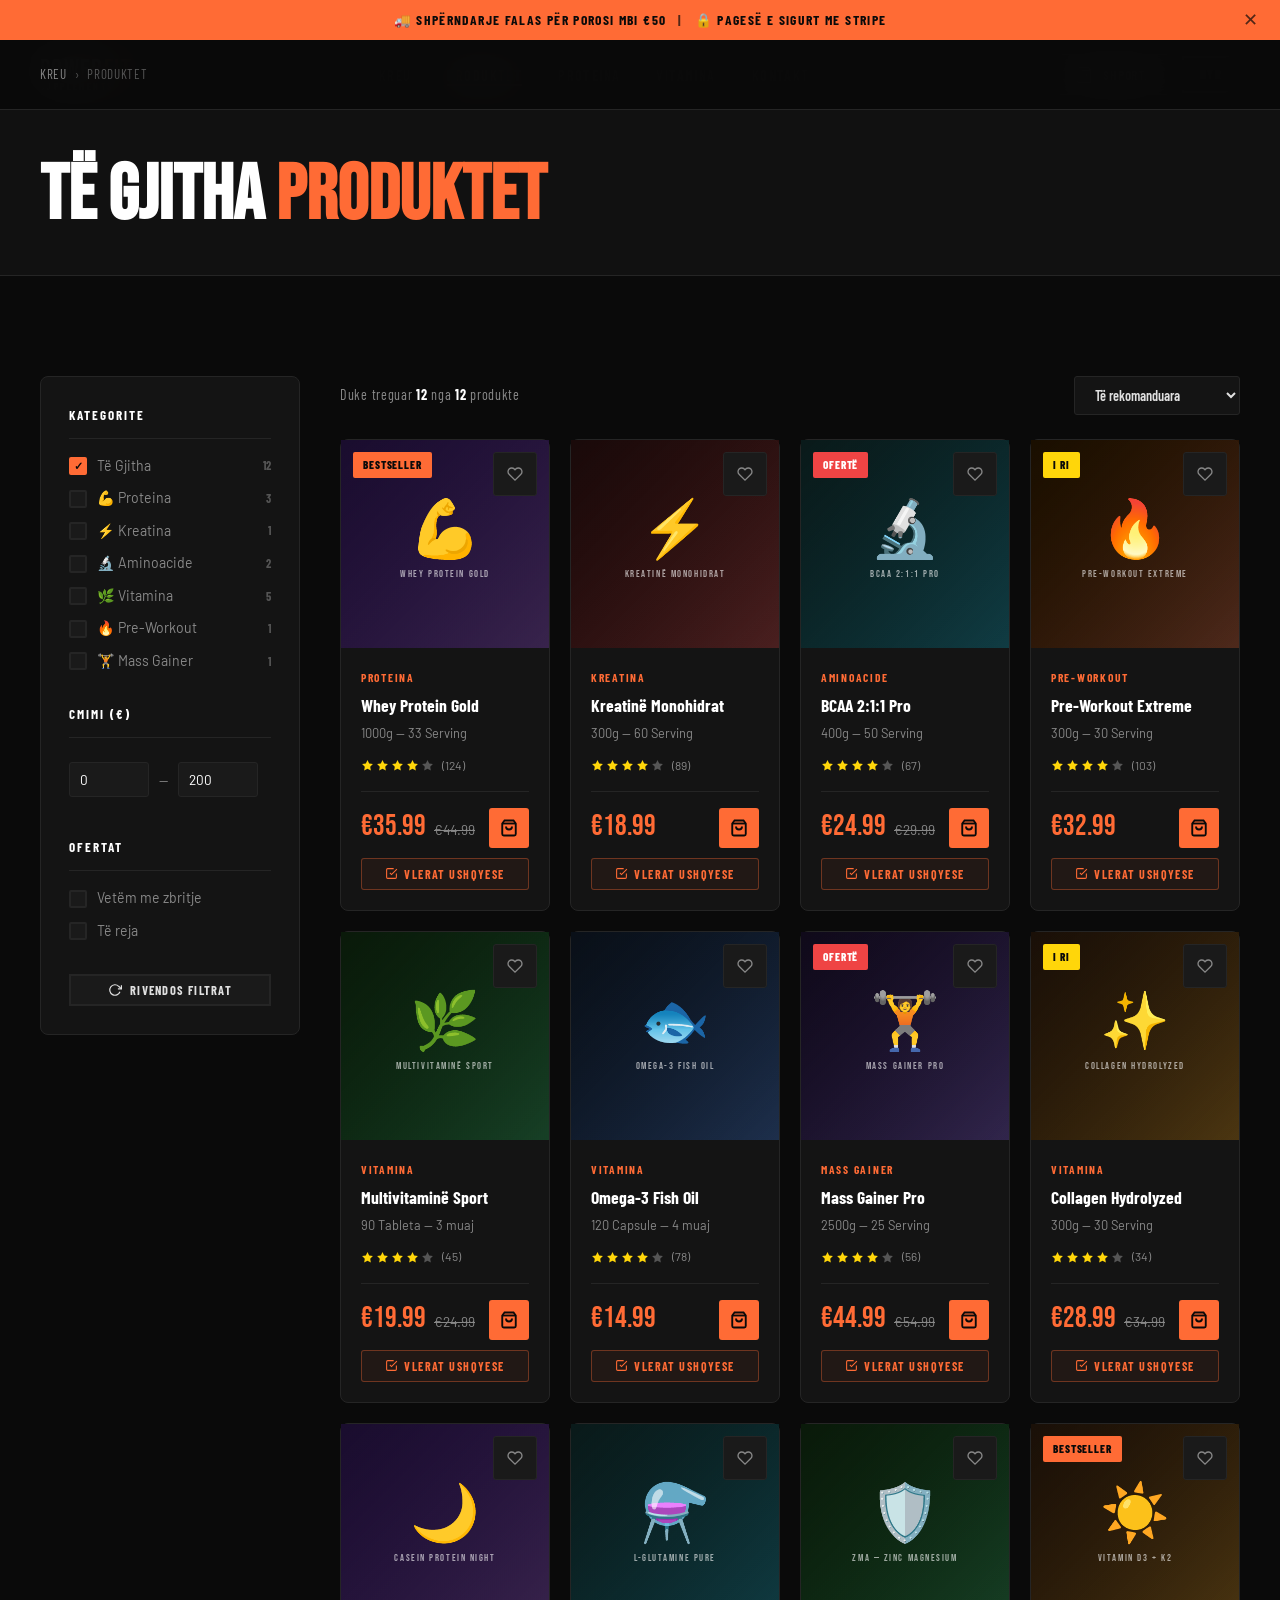
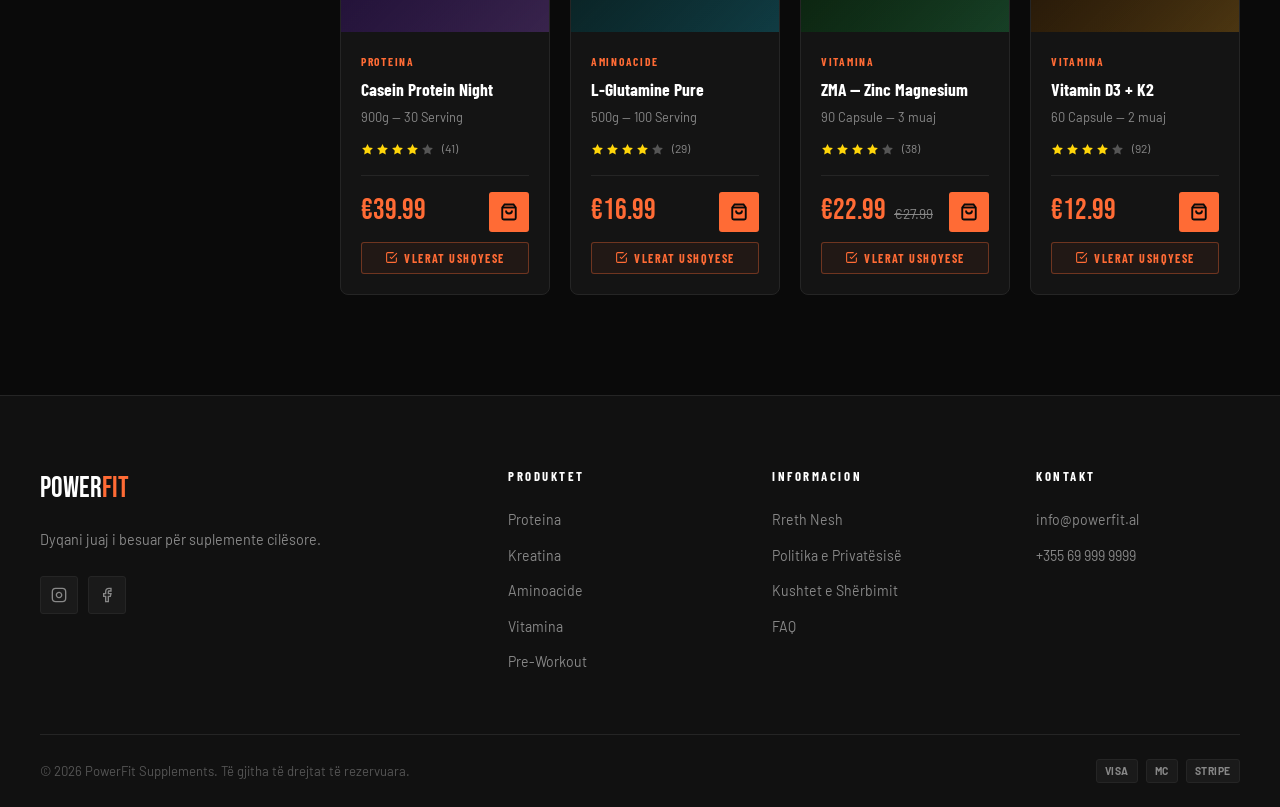
<file: products.html>
<!DOCTYPE html>
<html lang="sq">
<head>
  <meta charset="UTF-8">
  <meta name="viewport" content="width=device-width, initial-scale=1.0">
  <meta name="description" content="Produktet tona — Proteina, Kreatina, Vitamina, Pre-Workout dhe shumë të tjera. Filtro dhe gjej suplemencën e duhur.">
  <title>Produktet — PowerFit Supplements</title>
  <link rel="stylesheet" href="css/style.css">
  <link rel="icon" type="image/svg+xml" href="data:image/svg+xml,<svg xmlns='http://www.w3.org/2000/svg' viewBox='0 0 100 100'><text y='.9em' font-size='90'>💪</text></svg>">
</head>
<body>

<!-- ===== ANNOUNCEMENT BAR ===== -->
<div class="announcement-bar" id="announcement-bar">
  🚚 Shpërndarje FALAS për porosi mbi €50
  <span>|</span>
  🔒 Pagesë e sigurt me Stripe
  <button onclick="closeBar()" aria-label="Mbyll" style="position:absolute;right:16px;top:50%;transform:translateY(-50%);background:none;border:none;color:inherit;font-size:1.1rem;cursor:pointer;opacity:0.7;line-height:1;padding:4px 6px;">✕</button>
</div>

<!-- ===== NAVIGATION ===== -->
<nav aria-label="Navigimi kryesor">
  <div class="nav-inner">
    <a href="index.html" class="nav-logo">
      POWER<span class="accent">FIT</span>
      <span class="sub">Supplements</span>
    </a>
    <ul class="nav-links" role="list">
      <li><a href="index.html">Kreu</a></li>
      <li><a href="products.html" class="active">Produktet</a></li>
      <li><a href="products.html?cat=proteina">Proteina</a></li>
      <li><a href="products.html?cat=vitamina">Vitamina</a></li>
      <li><a href="index.html#kontakt">Kontakt</a></li>
    </ul>
    <div class="nav-actions">
      <a href="cart.html" class="cart-trigger" aria-label="Shporta">
        <svg width="18" height="18" viewBox="0 0 24 24" fill="none" stroke="currentColor" stroke-width="2"><path d="M6 2L3 6v14a2 2 0 0 0 2 2h14a2 2 0 0 0 2-2V6l-3-4z"/><line x1="3" y1="6" x2="21" y2="6"/><path d="M16 10a4 4 0 0 1-8 0"/></svg>
        Shporta
        <span class="cart-count" style="display:none">0</span>
      </a>
      <div class="nav-auth" id="nav-auth"></div>
      <button class="hamburger" aria-label="Menu" aria-expanded="false">
        <span></span><span></span><span></span>
      </button>
    </div>
  </div>
</nav>

<!-- ===== MOBILE MENU ===== -->
<nav class="mobile-menu" aria-label="Menu mobile">
  <div class="mobile-menu-links">
    <a href="index.html">Kreu</a>
    <a href="products.html">Produktet</a>
    <a href="products.html?cat=proteina">Proteina</a>
    <a href="products.html?cat=vitamina">Vitamina</a>
    <a href="cart.html">Shporta</a>
    <a href="login.html" id="mobile-auth-link">Hyr / Regjistrohu</a>
  </div>
  <a href="cart.html" class="btn btn-primary btn-full">Shko te Shporta</a>
</nav>

<!-- ===== PAGE HEADER ===== -->
<header class="page-header" aria-label="Faqja e produkteve">
  <div class="container">
    <nav class="page-breadcrumb" aria-label="Breadcrumb">
      <a href="index.html">Kreu</a>
      <span>›</span>
      <span id="breadcrumb-current">Produktet</span>
    </nav>
    <h1 class="page-h1" id="page-title">
      TË GJITHA <span class="accent">PRODUKTET</span>
    </h1>
  </div>
</header>

<!-- ===== PRODUCTS LAYOUT ===== -->
<section class="section" aria-label="Lista e produkteve">
  <div class="container">
    <div class="products-layout">

      <!-- FILTERS SIDEBAR -->
      <aside class="filters-sidebar" aria-label="Filtrat">
        <div class="filter-group">
          <div class="filter-title">Kategorite</div>
          <div class="filter-options" id="category-filters">
            <label class="filter-option">
              <input type="checkbox" name="cat" value="all" checked onchange="applyFilters()">
              <span class="filter-checkbox"></span>
              <span class="filter-label">Të Gjitha</span>
              <span class="filter-count">12</span>
            </label>
            <label class="filter-option">
              <input type="checkbox" name="cat" value="proteina" onchange="applyFilters()">
              <span class="filter-checkbox"></span>
              <span class="filter-label">💪 Proteina</span>
              <span class="filter-count">3</span>
            </label>
            <label class="filter-option">
              <input type="checkbox" name="cat" value="kreatina" onchange="applyFilters()">
              <span class="filter-checkbox"></span>
              <span class="filter-label">⚡ Kreatina</span>
              <span class="filter-count">1</span>
            </label>
            <label class="filter-option">
              <input type="checkbox" name="cat" value="aminoacide" onchange="applyFilters()">
              <span class="filter-checkbox"></span>
              <span class="filter-label">🔬 Aminoacide</span>
              <span class="filter-count">2</span>
            </label>
            <label class="filter-option">
              <input type="checkbox" name="cat" value="vitamina" onchange="applyFilters()">
              <span class="filter-checkbox"></span>
              <span class="filter-label">🌿 Vitamina</span>
              <span class="filter-count">5</span>
            </label>
            <label class="filter-option">
              <input type="checkbox" name="cat" value="preworkout" onchange="applyFilters()">
              <span class="filter-checkbox"></span>
              <span class="filter-label">🔥 Pre-Workout</span>
              <span class="filter-count">1</span>
            </label>
            <label class="filter-option">
              <input type="checkbox" name="cat" value="massgainer" onchange="applyFilters()">
              <span class="filter-checkbox"></span>
              <span class="filter-label">🏋️ Mass Gainer</span>
              <span class="filter-count">1</span>
            </label>
          </div>
        </div>

        <div class="filter-group">
          <div class="filter-title">Cmimi (€)</div>
          <div class="price-range">
            <div class="range-inputs">
              <input type="number" id="price-min" value="0" min="0" max="200" placeholder="Min" onchange="applyFilters()" aria-label="Çmimi minimal">
              <span class="range-sep">—</span>
              <input type="number" id="price-max" value="200" min="0" max="200" placeholder="Max" onchange="applyFilters()" aria-label="Çmimi maksimal">
            </div>
          </div>
        </div>

        <div class="filter-group">
          <div class="filter-title">Ofertat</div>
          <div class="filter-options">
            <label class="filter-option">
              <input type="checkbox" id="filter-sale" onchange="applyFilters()">
              <span class="filter-checkbox"></span>
              <span class="filter-label">Vetëm me zbritje</span>
            </label>
            <label class="filter-option">
              <input type="checkbox" id="filter-new" onchange="applyFilters()">
              <span class="filter-checkbox"></span>
              <span class="filter-label">Të reja</span>
            </label>
          </div>
        </div>

        <button class="btn btn-ghost btn-sm btn-full" onclick="resetFilters()">
          <svg width="14" height="14" viewBox="0 0 24 24" fill="none" stroke="currentColor" stroke-width="2"><polyline points="23 4 23 10 17 10"></polyline><path d="M20.49 15a9 9 0 1 1-2.12-9.36L23 10"></path></svg>
          Rivendos Filtrat
        </button>
      </aside>

      <!-- PRODUCTS AREA -->
      <div>
        <div class="products-header">
          <p class="products-count">
            Duke treguar <strong id="visible-count">12</strong> nga <strong>12</strong> produkte
          </p>
          <select class="sort-select" id="sort-select" onchange="applyFilters()" aria-label="Rendit produktet">
            <option value="default">Të rekomanduara</option>
            <option value="price-asc">Çmimi: i ulët → i lartë</option>
            <option value="price-desc">Çmimi: i lartë → i ulët</option>
            <option value="rating">Vlerësimet</option>
            <option value="name">Emri (A-Z)</option>
          </select>
        </div>

        <div class="products-grid" id="products-grid">
          <!-- Rendered by JS -->
        </div>

        <div id="no-results" style="display:none">
          <div class="empty-state">
            <div class="empty-state-icon">🔍</div>
            <h3 class="empty-state-title">Nuk u gjet asgjë</h3>
            <p class="empty-state-sub">Provo të ndryshosh filtrat ose rivendosi ato.</p>
            <button class="btn btn-primary" onclick="resetFilters()">Rivendos Filtrat</button>
          </div>
        </div>
      </div>
    </div>
  </div>
</section>

<!-- ===== FOOTER ===== -->
<footer aria-label="Footer">
  <div class="container">
    <div class="footer-grid">
      <div class="footer-brand">
        <a href="index.html" class="footer-logo">POWER<span>FIT</span></a>
        <p class="footer-desc">Dyqani juaj i besuar për suplemente cilësore.</p>
        <div class="footer-socials">
          <a href="#" class="social-btn" aria-label="Instagram"><svg width="16" height="16" viewBox="0 0 24 24" fill="none" stroke="currentColor" stroke-width="2"><rect x="2" y="2" width="20" height="20" rx="5" ry="5"></rect><path d="M16 11.37A4 4 0 1 1 12.63 8 4 4 0 0 1 16 11.37z"></path><line x1="17.5" y1="6.5" x2="17.51" y2="6.5"></line></svg></a>
          <a href="#" class="social-btn" aria-label="Facebook"><svg width="16" height="16" viewBox="0 0 24 24" fill="none" stroke="currentColor" stroke-width="2"><path d="M18 2h-3a5 5 0 0 0-5 5v3H7v4h3v8h4v-8h3l1-4h-4V7a1 1 0 0 1 1-1h3z"></path></svg></a>
        </div>
      </div>
      <div>
        <div class="footer-heading">Produktet</div>
        <ul class="footer-links">
          <li><a href="products.html?cat=proteina">Proteina</a></li>
          <li><a href="products.html?cat=kreatina">Kreatina</a></li>
          <li><a href="products.html?cat=aminoacide">Aminoacide</a></li>
          <li><a href="products.html?cat=vitamina">Vitamina</a></li>
          <li><a href="products.html?cat=preworkout">Pre-Workout</a></li>
        </ul>
      </div>
      <div>
        <div class="footer-heading">Informacion</div>
        <ul class="footer-links">
          <li><a href="#">Rreth Nesh</a></li>
          <li><a href="#">Politika e Privatësisë</a></li>
          <li><a href="#">Kushtet e Shërbimit</a></li>
          <li><a href="#">FAQ</a></li>
        </ul>
      </div>
      <div>
        <div class="footer-heading">Kontakt</div>
        <ul class="footer-links">
          <li><a href="mailto:info@powerfit.al">info@powerfit.al</a></li>
          <li><a href="tel:+355699999999">+355 69 999 9999</a></li>
        </ul>
      </div>
    </div>
    <div class="footer-bottom">
      <p class="footer-copy">© 2026 PowerFit Supplements. Të gjitha të drejtat të rezervuara.</p>
      <div class="footer-pay">
        <span class="pay-icon">VISA</span>
        <span class="pay-icon">MC</span>
        <span class="pay-icon">STRIPE</span>
      </div>
    </div>
  </div>
</footer>

<script src="js/products-data.js"></script>
<script src="js/cart.js"></script>
<script src="js/auth.js"></script>
<script src="js/nutrition.js"></script>
<script>
  let filteredProducts = [...PRODUCTS];

  function applyFilters() {
    const catChecks = [...document.querySelectorAll('input[name="cat"]:checked')].map(el => el.value);
    const showAll = catChecks.includes('all') || catChecks.length === 0;
    const priceMin = parseFloat(document.getElementById('price-min').value) || 0;
    const priceMax = parseFloat(document.getElementById('price-max').value) || 9999;
    const onlySale = document.getElementById('filter-sale').checked;
    const onlyNew = document.getElementById('filter-new').checked;
    const sortVal = document.getElementById('sort-select').value;

    filteredProducts = PRODUCTS.filter(p => {
      if (!showAll && !catChecks.includes(p.category)) return false;
      if (p.price < priceMin || p.price > priceMax) return false;
      if (onlySale && p.badge !== 'sale' && p.oldPrice === null) return false;
      if (onlyNew && p.badge !== 'new') return false;
      return true;
    });

    switch (sortVal) {
      case 'price-asc':  filteredProducts.sort((a,b) => a.price - b.price); break;
      case 'price-desc': filteredProducts.sort((a,b) => b.price - a.price); break;
      case 'rating':     filteredProducts.sort((a,b) => b.rating - a.rating); break;
      case 'name':       filteredProducts.sort((a,b) => a.name.localeCompare(b.name)); break;
    }

    renderProducts();
  }

  function renderProducts() {
    const grid = document.getElementById('products-grid');
    const noResults = document.getElementById('no-results');
    const countEl = document.getElementById('visible-count');
    if (!grid) return;

    if (filteredProducts.length === 0) {
      grid.innerHTML = '';
      noResults.style.display = 'block';
    } else {
      noResults.style.display = 'none';
      grid.innerHTML = filteredProducts.map((p, i) => renderProductCard(p, i)).join('');
      setTimeout(() => initScrollAnimations(), 50);
    }
    if (countEl) countEl.textContent = filteredProducts.length;
  }

  function resetFilters() {
    document.querySelectorAll('input[name="cat"]').forEach(el => {
      el.checked = el.value === 'all';
    });
    document.getElementById('price-min').value = 0;
    document.getElementById('price-max').value = 200;
    document.getElementById('filter-sale').checked = false;
    document.getElementById('filter-new').checked = false;
    document.getElementById('sort-select').value = 'default';
    applyFilters();
  }

  /* Handle URL param ?cat=xxx */
  const urlParams = new URLSearchParams(window.location.search);
  const catParam = urlParams.get('cat');
  if (catParam) {
    document.querySelectorAll('input[name="cat"]').forEach(el => {
      el.checked = el.value === catParam;
    });
    const allOpt = document.querySelector('input[name="cat"][value="all"]');
    if (allOpt) allOpt.checked = false;

    const catData = CATEGORIES.find(c => c.id === catParam);
    const titleEl = document.getElementById('page-title');
    const breadcrumb = document.getElementById('breadcrumb-current');
    if (catData && titleEl) {
      titleEl.innerHTML = `${catData.label.toUpperCase()} <span class="accent">${catData.emoji}</span>`;
    }
    if (catData && breadcrumb) breadcrumb.textContent = catData.label;
  }

  applyFilters();
</script>
</body>
</html>
</file>
<file: css/style.css>
@import url('https://fonts.googleapis.com/css2?family=Bebas+Neue&family=Barlow:wght@300;400;500;600;700;800;900&family=Barlow+Condensed:wght@600;700;800;900&display=swap');

/* ===== VARIABLES ===== */
:root {
  --bg:           #0a0a0a;
  --bg-2:         #111111;
  --bg-3:         #1a1a1a;
  --card:         #141414;
  --card-hover:   #1e1e1e;
  --border:       #252525;
  --border-light: #333333;
  --orange:       #FF6B35;
  --orange-dark:  #e05520;
  --orange-glow:  rgba(255,107,53,0.2);
  --yellow:       #FFD60A;
  --white:        #ffffff;
  --text:         #e0e0e0;
  --muted:        #888888;
  --muted-2:      #555555;
  --success:      #22c55e;
  --danger:       #ef4444;

  --font-display:    'Bebas Neue', sans-serif;
  --font-body:       'Barlow', sans-serif;
  --font-condensed:  'Barlow Condensed', sans-serif;

  --radius:    3px;
  --radius-lg: 8px;
  --shadow:    0 4px 24px rgba(0,0,0,0.4);
  --shadow-lg: 0 8px 48px rgba(0,0,0,0.6);

  --bar-h:     40px;  /* lartësia e announcement bar */
  --nav-h:     70px;  /* lartësia e nav */
  --header-h:  calc(var(--bar-h) + var(--nav-h)); /* 110px total */
  --glow:      0 0 40px rgba(255,107,53,0.15);
  --t:         all 0.25s cubic-bezier(0.25,0.46,0.45,0.94);
}

/* ===== RESET ===== */
*, *::before, *::after { margin:0; padding:0; box-sizing:border-box; }
html { scroll-behavior: smooth; font-size: 16px; }
body {
  font-family: var(--font-body);
  background: var(--bg);
  color: var(--text);
  line-height: 1.6;
  overflow-x: hidden;
  -webkit-font-smoothing: antialiased;
}
img { display:block; max-width:100%; }
a { text-decoration:none; color:inherit; transition: var(--t); }
button { font-family:inherit; cursor:pointer; border:none; background:none; }
input, select, textarea { font-family:inherit; }
ul, ol { list-style:none; }

::-webkit-scrollbar { width:5px; }
::-webkit-scrollbar-track { background: var(--bg); }
::-webkit-scrollbar-thumb { background: var(--orange); border-radius:3px; }
::selection { background: var(--orange); color: var(--bg); }

/* ===== UTILITY ===== */
.container { max-width:1320px; margin:0 auto; padding:0 40px; }
.section { padding: 100px 0; }
.section-sm { padding: 60px 0; }
.sr-only { position:absolute; width:1px; height:1px; overflow:hidden; clip:rect(0,0,0,0); }

/* ===== TYPOGRAPHY ===== */
.display { font-family:var(--font-display); letter-spacing:0.02em; line-height:1; }
.label {
  font-family:var(--font-condensed);
  font-size:0.78rem; font-weight:700;
  letter-spacing:0.2em; text-transform:uppercase;
  color:var(--orange);
}
.label-line {
  display:flex; align-items:center; gap:14px;
}
.label-line::before {
  content:''; display:block; width:36px; height:2px; background:var(--orange);
}

/* ===== BUTTONS ===== */
.btn {
  display:inline-flex; align-items:center; justify-content:center; gap:8px;
  padding:13px 30px;
  font-family:var(--font-condensed);
  font-size:0.95rem; font-weight:700;
  letter-spacing:0.1em; text-transform:uppercase;
  border:2px solid transparent;
  transition: var(--t); position:relative; overflow:hidden;
  white-space:nowrap;
}
.btn-primary {
  background:var(--orange); color:var(--bg);
  border-color:var(--orange);
}
.btn-primary:hover {
  background:var(--orange-dark); border-color:var(--orange-dark);
  box-shadow: 0 0 30px rgba(255,107,53,0.4);
  transform: translateY(-1px);
}
.btn-outline {
  background:transparent; color:var(--white);
  border-color:var(--border-light);
}
.btn-outline:hover {
  border-color:var(--orange); color:var(--orange);
}
.btn-ghost {
  background:var(--bg-3); color:var(--text);
  border-color:var(--border);
}
.btn-ghost:hover {
  border-color:var(--orange); color:var(--orange);
}
.btn-danger {
  background:transparent; color:var(--danger);
  border-color:var(--danger);
}
.btn-danger:hover { background:var(--danger); color:var(--white); }
.btn-sm { padding:8px 20px; font-size:0.82rem; }
.btn-lg { padding:16px 40px; font-size:1.05rem; }
.btn-full { width:100%; }
.btn-icon {
  width:44px; height:44px; padding:0;
  display:inline-flex; align-items:center; justify-content:center;
  background:var(--bg-3); border:1px solid var(--border); color:var(--muted);
  border-radius:var(--radius); transition:var(--t);
}
.btn-icon:hover { border-color:var(--orange); color:var(--orange); }
.btn-icon svg { pointer-events:none; }

/* ===== ANNOUNCEMENT BAR ===== */
.announcement-bar {
  background: var(--orange);
  color: var(--bg);
  text-align:center;
  padding: 10px 48px;
  height: var(--bar-h);
  display: flex; align-items: center; justify-content: center;
  font-family:var(--font-condensed);
  font-size:0.85rem; font-weight:700;
  letter-spacing:0.1em; text-transform:uppercase;
  position: fixed; top: 0; left: 0; right: 0; z-index: 102;
}
.announcement-bar span { opacity:0.7; margin:0 12px; }

/* ===== NAVIGATION ===== */
nav {
  position:fixed; top:var(--bar-h); left:0; right:0; z-index:100;
  height:var(--nav-h);
  display:flex; align-items:center;
  padding:0 40px;
  background: rgba(10,10,10,0.96);
  backdrop-filter: blur(20px);
  border-bottom:1px solid var(--border);
  transition: var(--t);
}
nav.scrolled {
  height:60px;
  background: rgba(10,10,10,0.99);
  box-shadow: 0 4px 30px rgba(0,0,0,0.5);
}
.nav-inner {
  width:100%; display:flex; align-items:center; justify-content:space-between;
}
.nav-logo {
  font-family:var(--font-display);
  font-size:1.7rem; letter-spacing:0.05em;
  color:var(--white); line-height:1;
}
.nav-logo .accent { color:var(--orange); }
.nav-logo .sub {
  display:block; font-family:var(--font-condensed);
  font-size:0.6rem; letter-spacing:0.25em; color:var(--muted);
  font-weight:700; margin-top:-2px; text-transform:uppercase;
}
.nav-links {
  display:flex; align-items:center; gap:36px;
}
.nav-links a {
  font-family:var(--font-condensed);
  font-size:0.88rem; font-weight:700;
  letter-spacing:0.1em; text-transform:uppercase;
  color:var(--muted);
  position:relative;
  padding-bottom:2px;
}
.nav-links a::after {
  content:''; position:absolute; bottom:0; left:0;
  width:0; height:2px; background:var(--orange);
  transition: width 0.3s ease;
}
.nav-links a:hover, .nav-links a.active { color:var(--white); }
.nav-links a:hover::after, .nav-links a.active::after { width:100%; }
.nav-actions { display:flex; align-items:center; gap:12px; }
.cart-trigger {
  position:relative;
  display:flex; align-items:center; gap:10px;
  padding:9px 18px;
  background:var(--bg-3); border:1px solid var(--border);
  color:var(--text); border-radius:var(--radius);
  transition:var(--t);
  font-family:var(--font-condensed); font-size:0.85rem; font-weight:700;
  letter-spacing:0.05em; text-transform:uppercase;
}
.cart-trigger:hover { border-color:var(--orange); color:var(--orange); }
.cart-count {
  background:var(--orange); color:var(--bg);
  border-radius:50%; width:20px; height:20px;
  font-size:0.7rem; font-weight:800;
  display:flex; align-items:center; justify-content:center;
}
.hamburger {
  display:none; flex-direction:column; gap:5px;
  background:none; border:none; cursor:pointer; padding:4px;
}
.hamburger span {
  display:block; width:24px; height:2px;
  background:var(--text); border-radius:2px; transition:var(--t);
}

/* ===== AUTH NAV ===== */
.nav-auth { display:flex; align-items:center; }
.btn-sm { padding:7px 16px; font-size:0.78rem; }
.auth-user {
  position:relative; display:flex; align-items:center; gap:8px;
  cursor:pointer; padding:6px 12px 6px 8px;
  border-radius:var(--radius); border:1px solid var(--border);
  background:var(--bg-3); transition:var(--t); user-select:none;
}
.auth-user:hover { border-color:var(--orange); }
.auth-avatar {
  width:28px; height:28px; border-radius:50%;
  background:var(--orange); color:var(--bg);
  font-size:0.78rem; font-weight:800; font-family:var(--font-condensed);
  display:flex; align-items:center; justify-content:center; letter-spacing:0;
}
.auth-name {
  font-size:0.85rem; font-weight:600;
  max-width:80px; overflow:hidden; text-overflow:ellipsis; white-space:nowrap;
}
.auth-dropdown {
  position:absolute; top:calc(100% + 8px); right:0; min-width:200px;
  background:var(--card); border:1px solid var(--border);
  border-radius:var(--radius-lg); box-shadow:var(--shadow-lg);
  overflow:hidden; opacity:0; pointer-events:none;
  transform:translateY(-8px); transition:opacity 0.2s, transform 0.2s; z-index:200;
}
.auth-dropdown.open { opacity:1; pointer-events:all; transform:translateY(0); }
.auth-dropdown-user { padding:14px 16px; border-bottom:1px solid var(--border); }
.auth-dropdown-name { font-size:0.9rem; font-weight:700; color:var(--white); margin-bottom:2px; }
.auth-dropdown-email { font-size:0.78rem; color:var(--muted); }
.auth-dropdown-item {
  display:flex; align-items:center; gap:10px;
  padding:12px 16px; font-size:0.88rem; color:var(--text); transition:var(--t);
}
.auth-dropdown-item:hover { background:var(--bg-3); color:var(--danger); }

/* ===== HERO ===== */
.hero {
  position:relative; min-height:100vh;
  display:flex; align-items:center;
  overflow:hidden; padding-top:var(--header-h);
}
.hero-bg-gradient {
  position:absolute; inset:0;
  background:
    radial-gradient(ellipse 70% 70% at 65% 50%, rgba(255,107,53,0.08) 0%, transparent 70%),
    radial-gradient(ellipse 50% 80% at 20% 100%, rgba(255,107,53,0.04) 0%, transparent 60%);
}
.hero-grid-lines {
  position:absolute; inset:0;
  background-image:
    linear-gradient(rgba(255,107,53,0.04) 1px, transparent 1px),
    linear-gradient(90deg, rgba(255,107,53,0.04) 1px, transparent 1px);
  background-size:80px 80px;
  mask-image: radial-gradient(ellipse 80% 80% at 60% 50%, black 30%, transparent 75%);
}
.hero-diagonal {
  position:absolute; right:38%; top:0; bottom:0;
  width:2px; background:linear-gradient(to bottom, transparent 0%, var(--orange) 40%, transparent 100%);
  transform:skewX(-8deg); opacity:0.3;
}
.hero-content {
  position:relative; z-index:2;
  max-width:1320px; margin:0 auto; padding:80px 40px;
  display:grid; grid-template-columns:1fr 1fr; gap:80px; align-items:center;
}
.hero-text { max-width:620px; }
.hero-eyebrow {
  margin-bottom:24px;
}
.hero-title {
  font-family:var(--font-display);
  font-size:clamp(3.5rem, 9vw, 9rem);
  line-height:0.92; color:var(--white);
  margin-bottom:24px;
}
.hero-title .line-accent { color:var(--orange); display:block; }
.hero-title .line-outline {
  -webkit-text-stroke:2px rgba(255,255,255,0.3);
  color:transparent; display:block;
}
.hero-subtitle {
  font-size:1.05rem; color:var(--muted);
  max-width:440px; margin-bottom:44px; line-height:1.75;
}
.hero-cta { display:flex; align-items:center; gap:16px; margin-bottom:56px; flex-wrap:wrap; }
.hero-stats {
  display:flex; gap:40px;
  padding-top:40px; border-top:1px solid var(--border);
}
.stat-num {
  font-family:var(--font-display); font-size:2.8rem;
  color:var(--orange); line-height:1;
}
.stat-lbl {
  font-family:var(--font-condensed); font-size:0.75rem;
  font-weight:700; letter-spacing:0.12em; text-transform:uppercase;
  color:var(--muted); margin-top:4px;
}
.hero-visual {
  display:flex; align-items:center; justify-content:center;
  position:relative;
}
.hero-product-showcase {
  position:relative; width:420px; height:520px;
}
.showcase-ring {
  position:absolute; inset:-40px;
  border:1px solid rgba(255,107,53,0.15);
  border-radius:50%;
  animation: spin-slow 20s linear infinite;
}
.showcase-ring-2 {
  position:absolute; inset:-80px;
  border:1px dashed rgba(255,107,53,0.08);
  border-radius:50%;
  animation: spin-slow 30s linear infinite reverse;
}
@keyframes spin-slow { to { transform:rotate(360deg); } }
.showcase-card {
  position:absolute; background:var(--card);
  border:1px solid var(--border); border-radius:var(--radius-lg);
  overflow:hidden; box-shadow:var(--shadow-lg);
}
.showcase-main {
  width:220px; height:280px;
  top:50%; left:50%; transform:translate(-50%,-50%);
  z-index:3;
}
.showcase-side-1 {
  width:160px; height:200px;
  top:20px; left:0; z-index:2;
  transform:rotate(-5deg);
}
.showcase-side-2 {
  width:150px; height:190px;
  bottom:20px; right:0; z-index:2;
  transform:rotate(4deg);
}
.showcase-img {
  width:100%; height:100%;
  display:flex; align-items:center; justify-content:center;
  flex-direction:column; gap:8px;
}
.showcase-badge {
  position:absolute; top:12px; left:12px;
  background:var(--orange); color:var(--bg);
  font-family:var(--font-condensed); font-size:0.7rem; font-weight:800;
  letter-spacing:0.1em; text-transform:uppercase;
  padding:4px 10px; border-radius:2px; z-index:5;
}

/* ===== TRUST BAR ===== */
.trust-bar {
  background:var(--bg-2); border-top:1px solid var(--border); border-bottom:1px solid var(--border);
  padding:24px 0;
}
.trust-items {
  display:flex; align-items:center; justify-content:center;
  gap:60px; flex-wrap:wrap;
}
.trust-item {
  display:flex; align-items:center; gap:12px;
  color:var(--muted);
}
.trust-item svg { color:var(--orange); flex-shrink:0; }
.trust-item-text { line-height:1.3; }
.trust-item-label {
  font-family:var(--font-condensed); font-size:0.82rem;
  font-weight:700; letter-spacing:0.1em; text-transform:uppercase;
  color:var(--white);
}
.trust-item-sub { font-size:0.78rem; color:var(--muted); }

/* ===== SECTION HEADERS ===== */
.section-header {
  display:flex; align-items:flex-end; justify-content:space-between;
  margin-bottom:56px; flex-wrap:wrap; gap:20px;
}
.section-title {
  font-family:var(--font-display);
  font-size:clamp(2.5rem, 5vw, 4.5rem);
  color:var(--white); line-height:1;
}
.section-title .accent { color:var(--orange); }

/* ===== CATEGORIES ===== */
.categories-grid {
  display:grid;
  grid-template-columns:repeat(3, 1fr);
  grid-template-rows: auto auto;
  gap:16px;
}
.cat-card {
  position:relative; overflow:hidden;
  border-radius:var(--radius-lg);
  cursor:pointer; border:1px solid var(--border);
  transition:var(--t);
}
.cat-card:hover { border-color:var(--orange); transform:translateY(-2px); }
.cat-card:hover .cat-overlay { opacity:1; }
.cat-card:hover .cat-arrow { transform:translate(4px,-4px); }
.cat-card-lg { grid-row:span 2; }
.cat-img {
  width:100%; aspect-ratio:4/3;
  display:flex; align-items:flex-end; padding:24px;
  position:relative;
}
.cat-card-lg .cat-img { aspect-ratio:auto; height:100%; min-height:340px; }
.cat-overlay {
  position:absolute; inset:0;
  background:rgba(255,107,53,0.1);
  opacity:0; transition:var(--t);
}
.cat-content { position:relative; z-index:2; }
.cat-count {
  font-family:var(--font-condensed); font-size:0.75rem;
  font-weight:700; letter-spacing:0.15em; text-transform:uppercase;
  color:var(--orange); margin-bottom:6px;
}
.cat-name {
  font-family:var(--font-display); font-size:1.8rem;
  color:var(--white); line-height:1;
}
.cat-card-lg .cat-name { font-size:2.8rem; }
.cat-arrow {
  position:absolute; top:20px; right:20px;
  width:36px; height:36px;
  background:rgba(255,107,53,0.2);
  border-radius:50%; display:flex; align-items:center; justify-content:center;
  color:var(--orange); transition:var(--t);
}

/* ===== PRODUCT CARD ===== */
.products-grid {
  display:grid;
  grid-template-columns:repeat(4, 1fr);
  gap:20px;
}
.product-card {
  background:var(--card); border:1px solid var(--border);
  border-radius:var(--radius-lg);
  display:flex; flex-direction:column;
  transition:var(--t); position:relative;
}
.product-card:hover {
  border-color:var(--orange);
  box-shadow:var(--glow);
  transform:translateY(-4px);
}
.product-card:hover .product-img-wrap::after { opacity:1; }
.product-img-wrap {
  position:relative; aspect-ratio:1;
  overflow:hidden;
}
.product-img-wrap::after {
  content:''; position:absolute; inset:0;
  background:radial-gradient(ellipse at center, rgba(255,107,53,0.08) 0%, transparent 70%);
  opacity:0; transition:var(--t);
}
.product-img {
  width:100%; height:100%;
  display:flex; align-items:center; justify-content:center;
  flex-direction:column; gap:6px; font-family:var(--font-display);
  position:relative; overflow:hidden;
}
.product-img::before {
  content:''; position:absolute; inset:0;
  background:inherit; filter:blur(0px);
}
.product-img-icon {
  font-size:3.5rem; line-height:1; position:relative; z-index:1;
}
.product-img-name {
  font-size:0.65rem; letter-spacing:0.15em; text-transform:uppercase;
  color:rgba(255,255,255,0.6); position:relative; z-index:1;
  text-align:center; padding:0 12px;
}
.product-badge {
  position:absolute; top:12px; left:12px; z-index:5;
  font-family:var(--font-condensed); font-size:0.7rem; font-weight:800;
  letter-spacing:0.08em; text-transform:uppercase;
  padding:4px 10px; border-radius:2px;
}
.badge-bestseller { background:var(--orange); color:var(--bg); }
.badge-new { background:var(--yellow); color:var(--bg); }
.badge-sale { background:var(--danger); color:var(--white); }
.product-wishlist {
  position:absolute; top:12px; right:12px; z-index:5;
}
.product-info { padding:20px; flex:1; display:flex; flex-direction:column; }
.product-cat {
  font-family:var(--font-condensed); font-size:0.72rem;
  font-weight:700; letter-spacing:0.15em; text-transform:uppercase;
  color:var(--orange); margin-bottom:8px;
}
.product-name {
  font-family:var(--font-condensed); font-size:1.1rem;
  font-weight:700; color:var(--white); margin-bottom:6px; line-height:1.3;
}
.product-weight {
  font-size:0.8rem; color:var(--muted); margin-bottom:12px;
}
.product-rating {
  display:flex; align-items:center; gap:8px; margin-bottom:16px;
}
.stars {
  display:flex; gap:2px;
}
.stars svg { width:13px; height:13px; }
.stars .filled { color:#FFD60A; }
.stars .empty { color:var(--muted-2); }
.rating-count { font-size:0.75rem; color:var(--muted); }
.product-footer {
  display:flex; align-items:center; justify-content:space-between;
  padding-top:16px; border-top:1px solid var(--border);
}
.product-price { display:flex; align-items:baseline; gap:8px; }
.price-main {
  font-family:var(--font-display); font-size:1.8rem;
  color:var(--orange); line-height:1;
}
.price-old {
  font-size:0.85rem; color:var(--muted);
  text-decoration:line-through;
}
.add-to-cart {
  width:40px; height:40px;
  background:var(--orange); color:var(--bg);
  border-radius:var(--radius); display:flex; align-items:center; justify-content:center;
  border:none; cursor:pointer; transition:var(--t); flex-shrink:0;
}
.add-to-cart:hover {
  background:var(--orange-dark);
  transform:scale(1.1);
}
.add-to-cart.added {
  background:var(--success);
  animation:pop 0.3s ease;
}
@keyframes pop {
  0% { transform:scale(1); }
  50% { transform:scale(1.3); }
  100% { transform:scale(1); }
}

/* ===== WHY US ===== */
.why-section { background:var(--bg-2); }
.why-grid { display:grid; grid-template-columns:1fr 1fr; gap:80px; align-items:center; }
.why-visual {
  position:relative;
}
.why-big-number {
  font-family:var(--font-display);
  font-size:clamp(8rem, 15vw, 14rem);
  color:var(--orange); opacity:0.08; line-height:1;
  position:absolute; top:-20px; left:-20px; pointer-events:none;
  user-select:none;
}
.why-features { display:grid; gap:32px; }
.why-feature {
  display:flex; gap:20px; align-items:flex-start;
  padding:24px; background:var(--card);
  border:1px solid var(--border); border-radius:var(--radius-lg);
  transition:var(--t);
}
.why-feature:hover { border-color:var(--orange); }
.why-feature-icon {
  width:48px; height:48px; flex-shrink:0;
  background:rgba(255,107,53,0.1); border:1px solid rgba(255,107,53,0.2);
  border-radius:var(--radius); display:flex; align-items:center; justify-content:center;
  color:var(--orange);
}
.why-feature-title {
  font-family:var(--font-condensed); font-size:1rem;
  font-weight:700; letter-spacing:0.05em; color:var(--white); margin-bottom:6px;
}
.why-feature-desc { font-size:0.88rem; color:var(--muted); line-height:1.65; }

/* ===== NEWSLETTER ===== */
.newsletter-section {
  background: linear-gradient(135deg, #111 0%, #1a0d07 50%, #111 100%);
  border-top:1px solid var(--border); border-bottom:1px solid var(--border);
  position:relative; overflow:hidden;
}
.newsletter-section::before {
  content:''; position:absolute; inset:0;
  background:radial-gradient(ellipse 60% 60% at 50% 50%, rgba(255,107,53,0.06) 0%, transparent 70%);
}
.newsletter-inner {
  position:relative; z-index:1;
  text-align:center; max-width:580px; margin:0 auto;
}
.newsletter-title {
  font-family:var(--font-display);
  font-size:clamp(2rem, 5vw, 4rem);
  color:var(--white); margin-bottom:16px; line-height:1;
}
.newsletter-sub { font-size:1rem; color:var(--muted); margin-bottom:36px; }
.newsletter-form {
  display:flex; gap:12px;
}
.newsletter-input {
  flex:1; padding:14px 20px;
  background:var(--bg-3); border:1px solid var(--border);
  color:var(--white); border-radius:var(--radius);
  font-size:0.95rem; outline:none; transition:var(--t);
}
.newsletter-input:focus { border-color:var(--orange); }
.newsletter-input::placeholder { color:var(--muted); }

/* ===== NUTRITION BUTTON ===== */
.btn-nutrition {
  width:100%; margin-top:10px;
  display:flex; align-items:center; justify-content:center; gap:6px;
  padding:8px; background:rgba(255,107,53,0.06);
  border:1px solid rgba(255,107,53,0.35); border-radius:var(--radius);
  font-family:var(--font-condensed); font-size:0.75rem; font-weight:700;
  letter-spacing:0.12em; text-transform:uppercase;
  color:var(--orange); cursor:pointer; transition:var(--t);
}
.btn-nutrition:hover { background:rgba(255,107,53,0.15); border-color:var(--orange); }

/* ===== NUTRITION MODAL ===== */
.nutr-overlay {
  position:fixed; inset:0; z-index:1000;
  background:rgba(0,0,0,0.75); backdrop-filter:blur(6px);
  display:flex; align-items:center; justify-content:center; padding:20px;
  opacity:0; pointer-events:none; transition:opacity 0.25s;
}
.nutr-overlay.open { opacity:1; pointer-events:all; }
.nutr-card {
  background:var(--card); border:1px solid var(--border);
  border-radius:var(--radius-lg); padding:32px;
  width:100%; max-width:440px; max-height:90vh; overflow-y:auto;
  position:relative;
  transform:translateY(20px); transition:transform 0.25s;
}
.nutr-overlay.open .nutr-card { transform:translateY(0); }
.nutr-close {
  position:absolute; top:16px; right:16px;
  background:var(--bg-3); border:1px solid var(--border);
  border-radius:var(--radius); width:32px; height:32px;
  display:flex; align-items:center; justify-content:center;
  cursor:pointer; color:var(--muted); transition:var(--t);
}
.nutr-close:hover { border-color:var(--danger); color:var(--danger); }
.nutr-header {
  display:flex; align-items:center; gap:14px; margin-bottom:24px;
}
.nutr-emoji { font-size:2.4rem; flex-shrink:0; }
.nutr-title {
  font-family:var(--font-condensed); font-size:1.15rem;
  font-weight:700; color:var(--white); line-height:1.2;
}
.nutr-brand { font-size:0.78rem; color:var(--muted); margin-top:3px; }
.nutr-source { font-size:0.7rem; color:var(--muted-2); margin-top:2px; }
.nutr-grade {
  margin-left:auto; flex-shrink:0;
  width:36px; height:36px; border-radius:50%;
  display:flex; align-items:center; justify-content:center;
  font-family:var(--font-display); font-size:1.1rem; color:#fff;
}
.nutr-per {
  font-family:var(--font-condensed); font-size:0.72rem;
  font-weight:700; letter-spacing:0.15em; text-transform:uppercase;
  color:var(--orange); margin-bottom:10px;
}
.nutr-table { width:100%; border-collapse:collapse; }
.nutr-table td {
  padding:8px 0; font-size:0.88rem;
  border-bottom:1px solid var(--border);
}
.nutr-table tr:last-child td { border-bottom:none; }
.nutr-table td:first-child { color:var(--muted); }
.nutr-table td:last-child { text-align:right; color:var(--text); }
.nutr-table td:last-child strong { color:var(--white); }
.nutr-disclaimer {
  margin-top:16px; font-size:0.72rem; color:var(--muted-2);
  line-height:1.5; border-top:1px solid var(--border); padding-top:12px;
}
.nutr-loading {
  display:flex; flex-direction:column; align-items:center;
  gap:16px; padding:40px 0; color:var(--muted); font-size:0.88rem;
}
.nutr-spinner {
  width:32px; height:32px; border:3px solid var(--border);
  border-top-color:var(--orange); border-radius:50%;
  animation:spin 0.8s linear infinite;
}
@keyframes spin { to { transform:rotate(360deg); } }
.nutr-error {
  display:flex; flex-direction:column; align-items:center;
  gap:12px; padding:40px 0; color:var(--muted);
  font-size:0.88rem; text-align:center;
}

/* ===== FOOTER ===== */
footer {
  background:var(--bg-2); border-top:1px solid var(--border);
  padding:70px 0 0;
}
.footer-grid {
  display:grid; grid-template-columns:2fr 1fr 1fr 1fr;
  gap:60px; margin-bottom:60px;
}
.footer-brand { }
.footer-logo {
  font-family:var(--font-display); font-size:1.8rem;
  color:var(--white); margin-bottom:16px; display:block;
}
.footer-logo span { color:var(--orange); }
.footer-desc { font-size:0.9rem; color:var(--muted); line-height:1.7; margin-bottom:24px; }
.footer-socials { display:flex; gap:10px; }
.social-btn {
  width:38px; height:38px;
  background:var(--bg-3); border:1px solid var(--border);
  border-radius:var(--radius); display:flex; align-items:center; justify-content:center;
  color:var(--muted); transition:var(--t);
}
.social-btn:hover { border-color:var(--orange); color:var(--orange); }
.footer-heading {
  font-family:var(--font-condensed); font-size:0.8rem;
  font-weight:700; letter-spacing:0.2em; text-transform:uppercase;
  color:var(--white); margin-bottom:20px;
}
.footer-links { display:grid; gap:10px; }
.footer-links a {
  font-size:0.88rem; color:var(--muted);
}
.footer-links a:hover { color:var(--orange); }
.footer-bottom {
  border-top:1px solid var(--border); padding:24px 0;
  display:flex; align-items:center; justify-content:space-between;
  flex-wrap:wrap; gap:16px;
}
.footer-copy { font-size:0.82rem; color:var(--muted-2); }
.footer-pay {
  display:flex; align-items:center; gap:8px;
}
.pay-icon {
  height:24px; padding:3px 8px;
  background:var(--bg-3); border:1px solid var(--border);
  border-radius:3px; display:flex; align-items:center; justify-content:center;
  font-size:0.65rem; color:var(--muted); font-weight:700; letter-spacing:0.05em;
}

/* ===== PAGE HEADER ===== */
.page-header {
  background:var(--bg-2); border-bottom:1px solid var(--border);
  padding:48px 0 40px;
  margin-top:var(--header-h);
}
.page-breadcrumb {
  display:flex; align-items:center; gap:8px;
  font-size:0.82rem; color:var(--muted);
  margin-bottom:16px; font-family:var(--font-condensed);
  letter-spacing:0.05em; text-transform:uppercase;
}
.page-breadcrumb a:hover { color:var(--orange); }
.page-breadcrumb span { color:var(--muted-2); }
.page-h1 {
  font-family:var(--font-display);
  font-size:clamp(2.5rem, 6vw, 5rem);
  color:var(--white); line-height:1;
}
.page-h1 .accent { color:var(--orange); }

/* ===== PRODUCTS PAGE ===== */
.products-layout {
  display:grid; grid-template-columns:260px 1fr; gap:40px;
  align-items:start;
}
.filters-sidebar {
  position:sticky; top:90px;
  background:var(--card); border:1px solid var(--border);
  border-radius:var(--radius-lg); padding:28px; display:grid; gap:32px;
}
.filter-group { }
.filter-title {
  font-family:var(--font-condensed); font-size:0.82rem;
  font-weight:700; letter-spacing:0.15em; text-transform:uppercase;
  color:var(--white); margin-bottom:16px;
  padding-bottom:12px; border-bottom:1px solid var(--border);
}
.filter-options { display:grid; gap:10px; }
.filter-option {
  display:flex; align-items:center; gap:10px;
  cursor:pointer; user-select:none;
}
.filter-option input[type="checkbox"] { display:none; }
.filter-checkbox {
  width:18px; height:18px; flex-shrink:0;
  border:2px solid var(--border); border-radius:2px;
  display:flex; align-items:center; justify-content:center;
  transition:var(--t); background:var(--bg-3);
}
.filter-option input:checked + .filter-checkbox {
  background:var(--orange); border-color:var(--orange);
}
.filter-option input:checked + .filter-checkbox::after {
  content:'✓'; font-size:0.7rem; color:var(--bg); font-weight:800;
}
.filter-label {
  font-size:0.88rem; color:var(--muted); transition:var(--t);
}
.filter-option:hover .filter-label { color:var(--white); }
.filter-count {
  margin-left:auto; font-size:0.75rem; color:var(--muted-2);
  font-family:var(--font-condensed); font-weight:700;
}
.price-range { padding:8px 0; }
.range-inputs { display:flex; align-items:center; gap:10px; }
.range-inputs input[type="number"] {
  width:80px; padding:8px 10px;
  background:var(--bg-3); border:1px solid var(--border);
  color:var(--white); border-radius:var(--radius); font-size:0.85rem; outline:none;
}
.range-inputs input[type="number"]:focus { border-color:var(--orange); }
.range-sep { color:var(--muted); font-size:0.85rem; }
.products-header {
  display:flex; align-items:center; justify-content:space-between;
  margin-bottom:24px; flex-wrap:wrap; gap:12px;
}
.products-count {
  font-family:var(--font-condensed); font-size:0.88rem;
  letter-spacing:0.05em; color:var(--muted);
}
.products-count strong { color:var(--white); }
.sort-select {
  padding:9px 16px; background:var(--card);
  border:1px solid var(--border); color:var(--text);
  border-radius:var(--radius); font-family:var(--font-condensed);
  font-size:0.88rem; font-weight:600; outline:none; cursor:pointer;
}
.sort-select:focus { border-color:var(--orange); }

/* ===== CART PAGE ===== */
.cart-layout { display:grid; grid-template-columns:1fr 360px; gap:40px; align-items:start; }
.cart-table { display:grid; gap:16px; }
.cart-item {
  display:grid; grid-template-columns:90px 1fr auto;
  gap:20px; align-items:center;
  background:var(--card); border:1px solid var(--border);
  border-radius:var(--radius-lg); padding:20px;
  transition:var(--t);
}
.cart-item:hover { border-color:var(--border-light); }
.cart-item-img {
  width:90px; height:90px; border-radius:var(--radius);
  overflow:hidden; flex-shrink:0;
}
.cart-item-details { min-width:0; }
.cart-item-cat {
  font-family:var(--font-condensed); font-size:0.72rem;
  font-weight:700; letter-spacing:0.15em; text-transform:uppercase;
  color:var(--orange); margin-bottom:4px;
}
.cart-item-name {
  font-family:var(--font-condensed); font-size:1rem;
  font-weight:700; color:var(--white); margin-bottom:4px;
}
.cart-item-variant { font-size:0.8rem; color:var(--muted); margin-bottom:12px; }
.qty-control {
  display:flex; align-items:center; gap:0;
  border:1px solid var(--border); border-radius:var(--radius);
  overflow:hidden; width:fit-content;
}
.qty-btn {
  width:32px; height:32px;
  display:flex; align-items:center; justify-content:center;
  background:var(--bg-3); color:var(--text); border:none; cursor:pointer;
  transition:var(--t); font-size:1rem; font-weight:600;
}
.qty-btn:hover { background:var(--orange); color:var(--bg); }
.qty-num {
  width:40px; height:32px;
  display:flex; align-items:center; justify-content:center;
  font-family:var(--font-condensed); font-weight:700; font-size:0.9rem;
  border-left:1px solid var(--border); border-right:1px solid var(--border);
  background:var(--card); color:var(--white);
}
.cart-item-right { display:flex; flex-direction:column; align-items:flex-end; gap:12px; }
.cart-item-price {
  font-family:var(--font-display); font-size:1.6rem;
  color:var(--orange); line-height:1;
}
.cart-summary {
  background:var(--card); border:1px solid var(--border);
  border-radius:var(--radius-lg); padding:28px;
  position:sticky; top:90px;
}
.summary-title {
  font-family:var(--font-display); font-size:1.8rem;
  color:var(--white); margin-bottom:24px; line-height:1;
}
.summary-lines { display:grid; gap:14px; margin-bottom:24px; }
.summary-line {
  display:flex; justify-content:space-between; align-items:center;
  font-size:0.9rem; color:var(--muted);
}
.summary-line.total {
  font-family:var(--font-condensed); font-size:1rem; font-weight:700;
  color:var(--white); padding-top:14px; border-top:1px solid var(--border);
}
.summary-line.total .amount {
  font-family:var(--font-display); font-size:2rem; color:var(--orange);
}
.promo-group {
  display:flex; gap:8px; margin-bottom:24px;
}
.promo-input {
  flex:1; padding:10px 14px;
  background:var(--bg-3); border:1px solid var(--border);
  color:var(--white); border-radius:var(--radius); font-size:0.88rem; outline:none;
}
.promo-input:focus { border-color:var(--orange); }

/* ===== CHECKOUT ===== */
.checkout-layout { display:grid; grid-template-columns:1fr 400px; gap:40px; align-items:start; }
.checkout-form-section {
  background:var(--card); border:1px solid var(--border);
  border-radius:var(--radius-lg); padding:32px;
}
.form-section-title {
  font-family:var(--font-display); font-size:1.6rem;
  color:var(--white); margin-bottom:24px; line-height:1;
  padding-bottom:16px; border-bottom:1px solid var(--border);
}
.form-grid { display:grid; grid-template-columns:1fr 1fr; gap:16px; }
.form-grid-full { grid-column:1/-1; }
.form-group { display:flex; flex-direction:column; gap:6px; }
.form-label {
  font-family:var(--font-condensed); font-size:0.78rem;
  font-weight:700; letter-spacing:0.12em; text-transform:uppercase;
  color:var(--muted);
}
.form-input {
  padding:13px 16px;
  background:var(--bg-3); border:1px solid var(--border);
  color:var(--white); border-radius:var(--radius);
  font-size:0.95rem; outline:none; transition:var(--t); width:100%;
}
.form-input:focus { border-color:var(--orange); box-shadow:0 0 0 3px rgba(255,107,53,0.1); }
.form-input::placeholder { color:var(--muted-2); }
.form-select {
  padding:13px 16px;
  background:var(--bg-3); border:1px solid var(--border);
  color:var(--white); border-radius:var(--radius);
  font-size:0.95rem; outline:none; transition:var(--t); width:100%; cursor:pointer;
}
.form-select:focus { border-color:var(--orange); }

/* ===== STRIPE ELEMENT ===== */
.stripe-section { margin-top:28px; }
.stripe-label {
  font-family:var(--font-condensed); font-size:0.78rem;
  font-weight:700; letter-spacing:0.12em; text-transform:uppercase;
  color:var(--muted); margin-bottom:8px;
}
#card-element {
  padding:14px 16px;
  background:var(--bg-3); border:1px solid var(--border);
  border-radius:var(--radius); transition:var(--t);
}
#card-element.StripeElement--focus { border-color:var(--orange); }
#card-errors {
  margin-top:8px; font-size:0.85rem;
  color:var(--danger); min-height:20px;
}
.secure-badges {
  display:flex; align-items:center; justify-content:center; gap:16px;
  margin-top:20px; flex-wrap:wrap;
}
.secure-badge {
  display:flex; align-items:center; gap:6px;
  font-size:0.75rem; color:var(--muted);
  font-family:var(--font-condensed); font-weight:600; letter-spacing:0.05em;
}
.secure-badge svg { color:var(--success); }

/* ===== ORDER SUMMARY (checkout) ===== */
.order-summary {
  background:var(--card); border:1px solid var(--border);
  border-radius:var(--radius-lg); padding:28px;
  position:sticky; top:90px;
}
.order-items { display:grid; gap:16px; margin-bottom:24px; }
.order-item {
  display:flex; gap:12px; align-items:center;
}
.order-item-img {
  width:56px; height:56px; border-radius:var(--radius);
  overflow:hidden; flex-shrink:0; border:1px solid var(--border);
}
.order-item-name {
  font-size:0.88rem; color:var(--white); font-weight:600; line-height:1.3;
}
.order-item-qty { font-size:0.78rem; color:var(--muted); margin-top:2px; }
.order-item-price {
  margin-left:auto; flex-shrink:0;
  font-family:var(--font-display); font-size:1.2rem; color:var(--orange);
}

/* ===== TOAST ===== */
.toast-container {
  position:fixed; bottom:30px; right:30px; z-index:9999;
  display:flex; flex-direction:column; gap:10px;
}
.toast {
  display:flex; align-items:center; gap:12px;
  padding:14px 20px;
  background:var(--card); border:1px solid var(--border);
  border-radius:var(--radius-lg); box-shadow:var(--shadow-lg);
  min-width:280px; max-width:360px;
  animation: toastIn 0.35s cubic-bezier(0.34,1.56,0.64,1);
}
.toast.removing { animation: toastOut 0.25s ease forwards; }
.toast-icon { font-size:1.2rem; flex-shrink:0; }
.toast-text { flex:1; }
.toast-title { font-size:0.88rem; color:var(--white); font-weight:600; }
.toast-sub { font-size:0.78rem; color:var(--muted); margin-top:2px; }
.toast-close {
  color:var(--muted); background:none; border:none; cursor:pointer;
  font-size:1rem; padding:0; flex-shrink:0; line-height:1;
}
.toast-close:hover { color:var(--white); }
@keyframes toastIn {
  from { opacity:0; transform:translateX(60px) scale(0.95); }
  to { opacity:1; transform:translateX(0) scale(1); }
}
@keyframes toastOut {
  from { opacity:1; transform:translateX(0); }
  to { opacity:0; transform:translateX(60px); }
}

/* ===== EMPTY STATE ===== */
.empty-state {
  text-align:center; padding:80px 40px;
}
.empty-state-icon { font-size:4rem; margin-bottom:20px; opacity:0.4; }
.empty-state-title {
  font-family:var(--font-display); font-size:2.5rem;
  color:var(--white); margin-bottom:12px;
}
.empty-state-sub { font-size:0.95rem; color:var(--muted); margin-bottom:32px; }

/* ===== ANIMATIONS ===== */
.fade-up {
  opacity:0; transform:translateY(30px);
  transition: opacity 0.6s ease, transform 0.6s ease;
}
.fade-up.visible { opacity:1; transform:translateY(0); }
.fade-up-delay-1 { transition-delay:0.1s; }
.fade-up-delay-2 { transition-delay:0.2s; }
.fade-up-delay-3 { transition-delay:0.3s; }
.fade-up-delay-4 { transition-delay:0.4s; }

/* ===== MOBILE MENU ===== */
.mobile-menu {
  display:none; position:fixed; inset:0; z-index:99;
  background:var(--bg); flex-direction:column;
  padding:100px 40px 40px;
}
.mobile-menu.open { display:flex; }
.mobile-menu-links { display:grid; gap:4px; margin-bottom:40px; }
.mobile-menu-links a {
  font-family:var(--font-display); font-size:3rem;
  color:var(--white); padding:8px 0;
  border-bottom:1px solid var(--border);
  display:block; transition:var(--t);
}
.mobile-menu-links a:hover { color:var(--orange); padding-left:12px; }

/* ===== RESPONSIVE ===== */
@media (max-width:1100px) {
  .hero-content { grid-template-columns:1fr; gap:40px; }
  .hero-visual { display:none; }
  .why-grid { grid-template-columns:1fr; }
  .why-big-number { display:none; }
  .footer-grid { grid-template-columns:1fr 1fr; gap:40px; }
  .products-grid { grid-template-columns:repeat(3, 1fr); }
}
@media (max-width:900px) {
  .container { padding:0 24px; }
  nav { padding:0 24px; }
  .nav-links { display:none; }
  .hamburger { display:flex; }
  .categories-grid { grid-template-columns:1fr 1fr; }
  .cat-card-lg { grid-row:span 1; }
  .cart-layout { grid-template-columns:1fr; }
  .checkout-layout { grid-template-columns:1fr; }
  .products-layout { grid-template-columns:1fr; }
  .filters-sidebar { position:static; }
  .hero-title { font-size:clamp(3rem, 12vw, 6rem); }
}
@media (max-width:640px) {
  .section { padding:60px 0; }
  .hero-stats { flex-wrap:wrap; gap:24px; }
  .trust-items { gap:30px; }
  .products-grid { grid-template-columns:repeat(2, 1fr); }
  .footer-grid { grid-template-columns:1fr; }
  .newsletter-form { flex-direction:column; }
  .categories-grid { grid-template-columns:1fr; }
  .hero-cta { flex-direction:column; align-items:flex-start; }
  .cart-item { grid-template-columns:70px 1fr; }
  .cart-item-right { grid-column:2; flex-direction:row; align-items:center; justify-content:space-between; }
  .form-grid { grid-template-columns:1fr; }
}
@media (max-width:400px) {
  .products-grid { grid-template-columns:1fr; }
}
</file>
